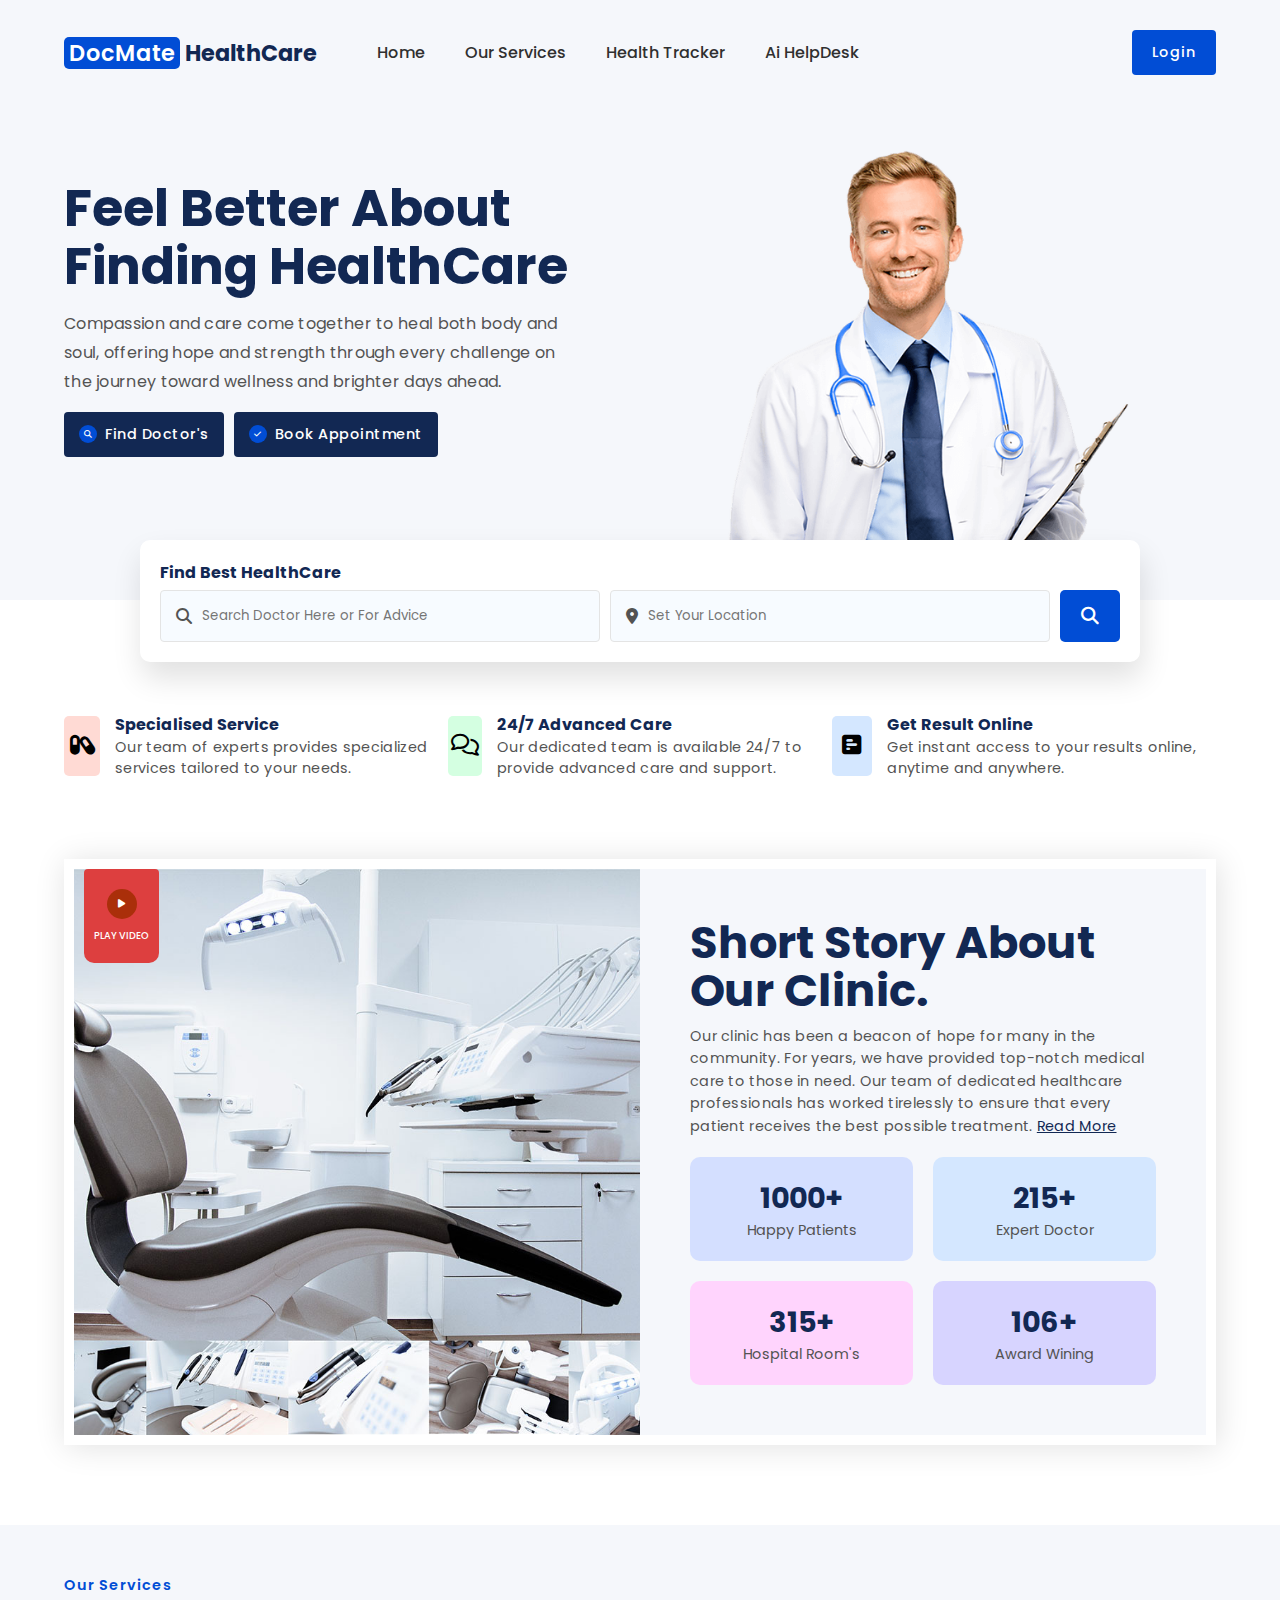
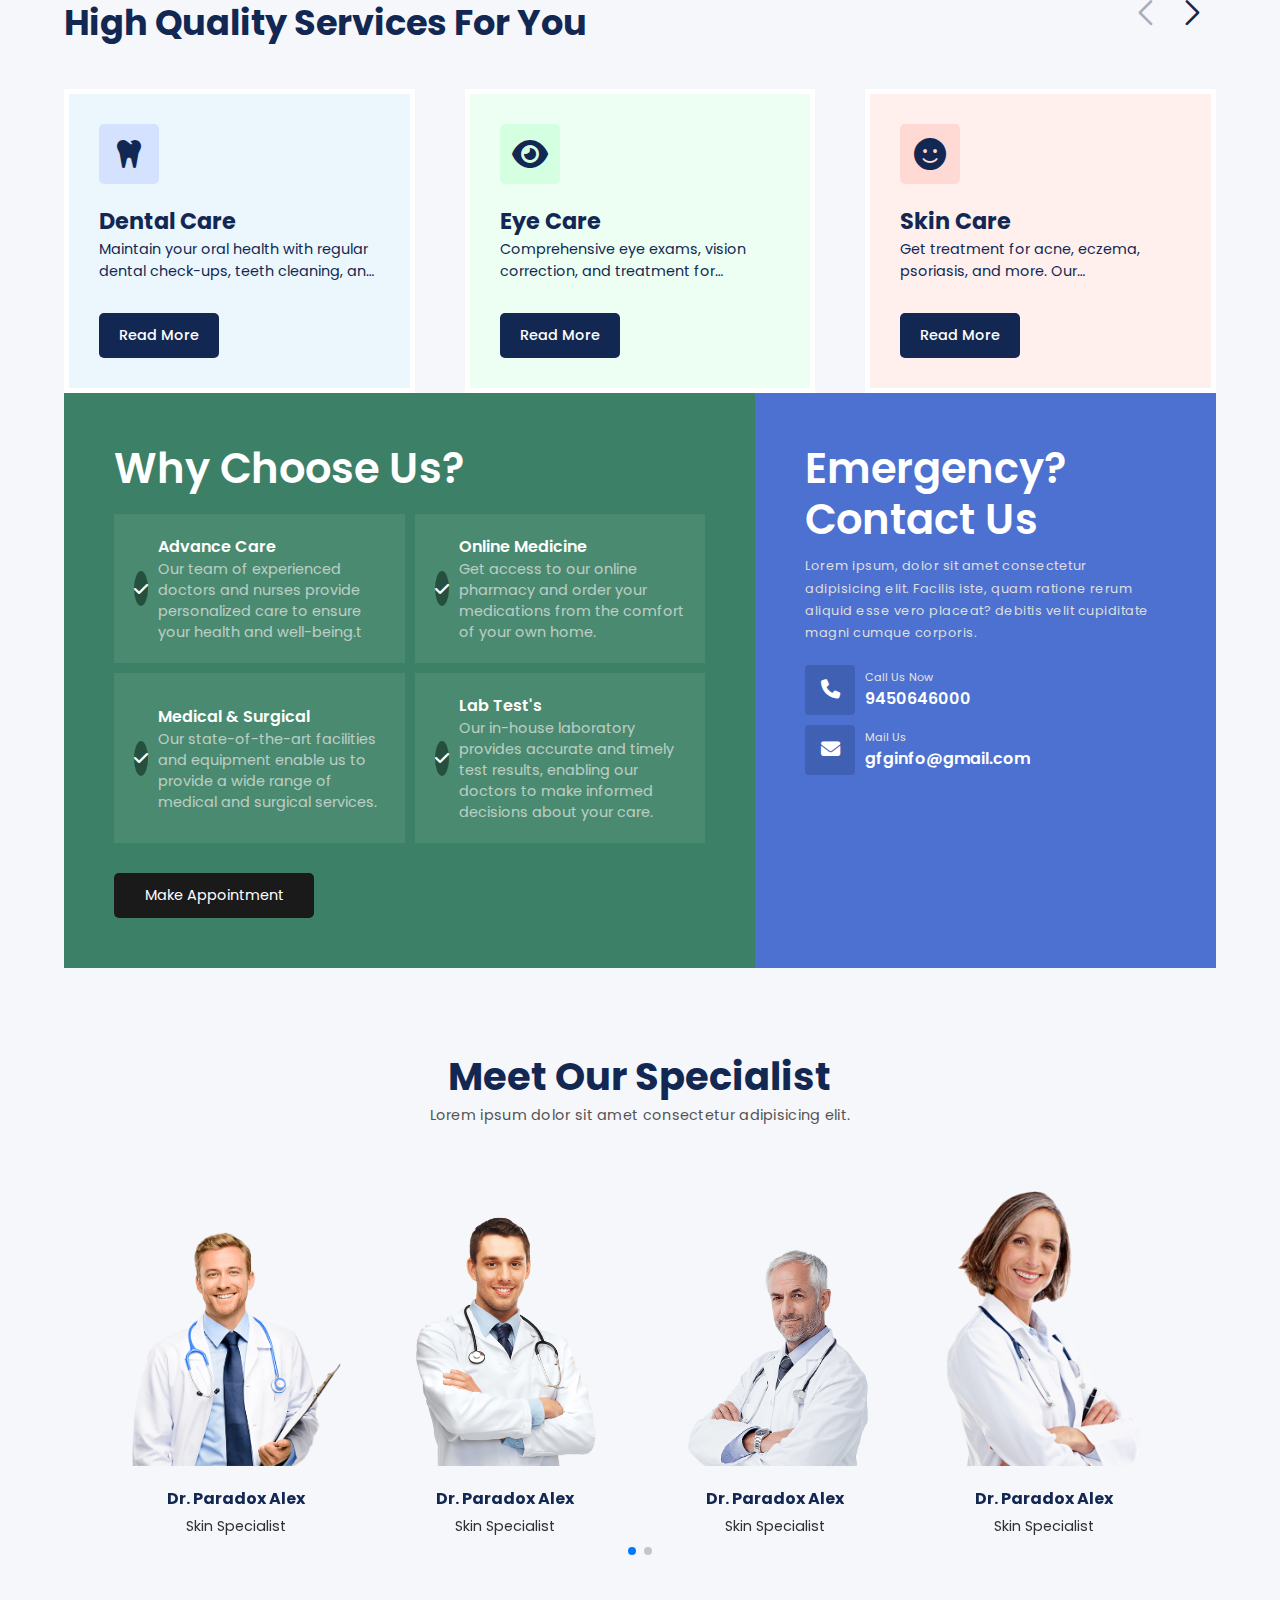
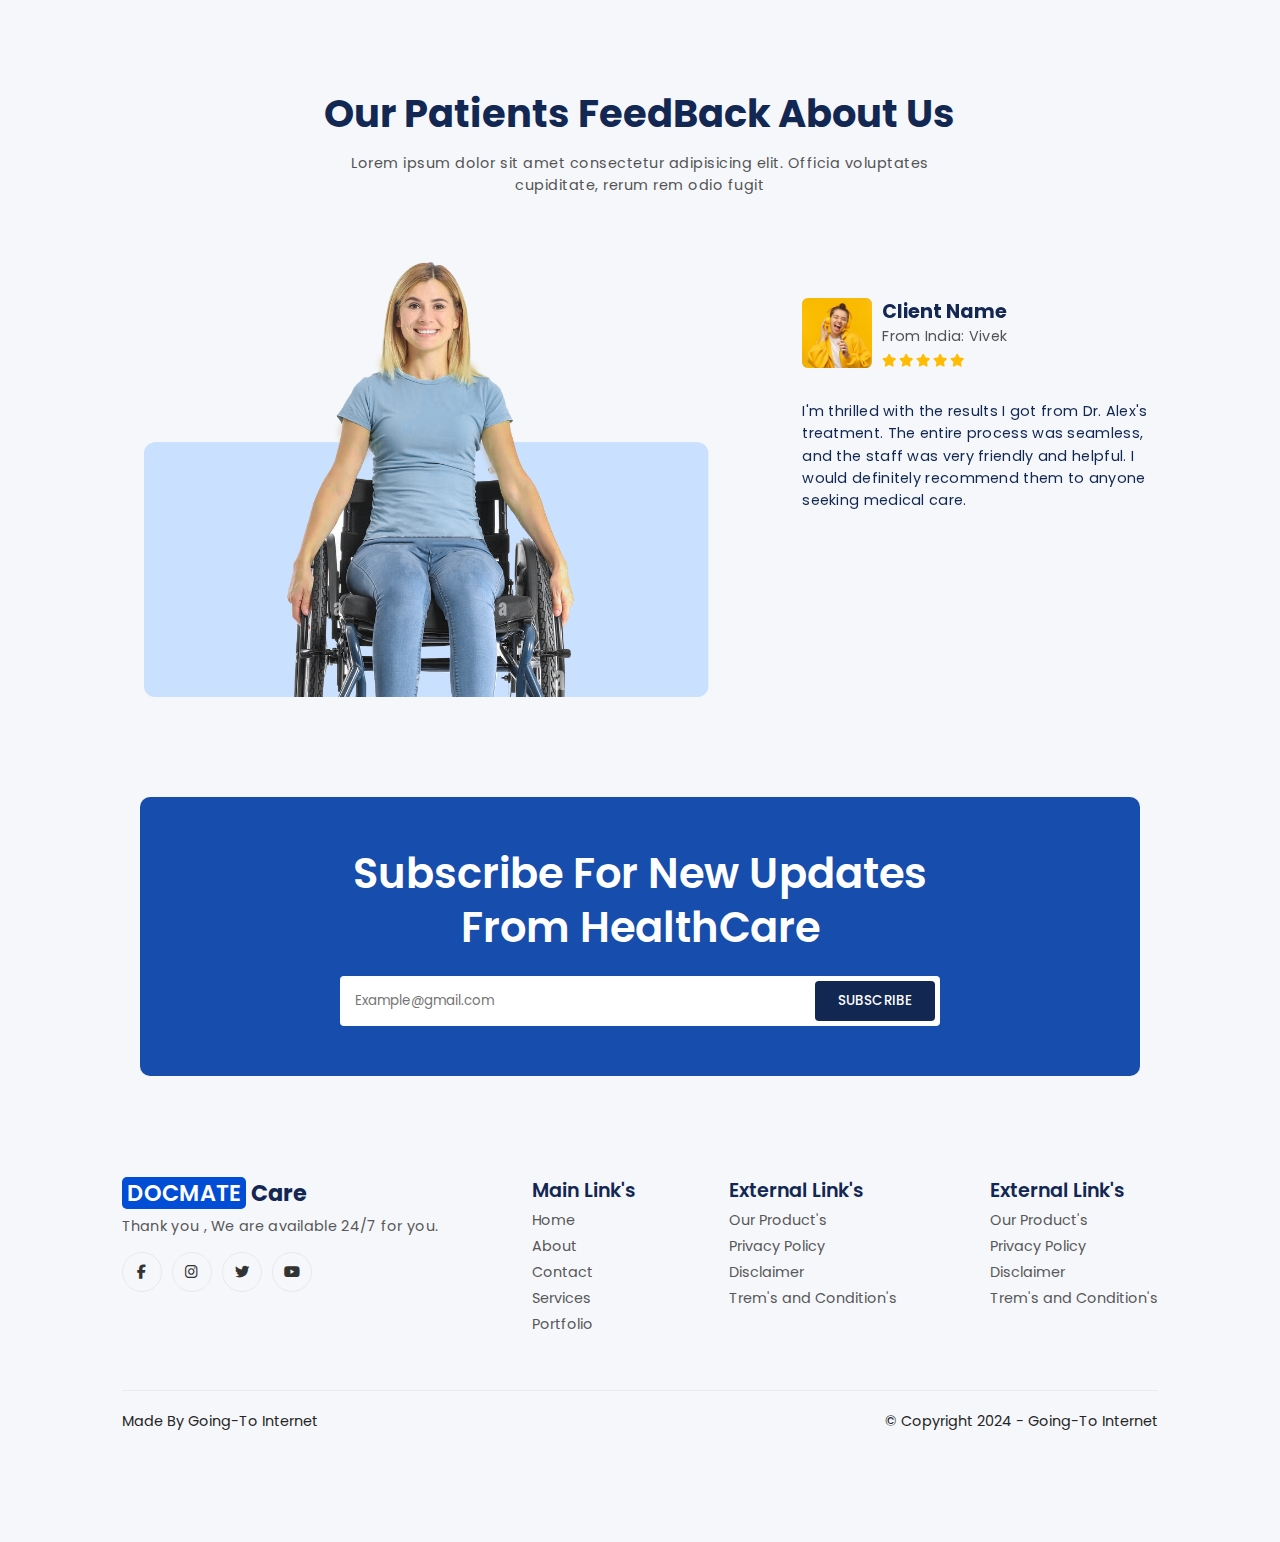
<file: index.html>
<!--DOCTYPE html-->
<html lang="en">
<head>
    <meta charset="UTF-8">
    <meta http-equiv="X-UA-Compatible" content="IE=edge">
    <meta name="viewport" content="width=device-width, initial-scale=1.0">
    <title>Medical Website HTML</title>
    <link rel="shortcut icon" href="fav-icon.png">
    <link rel="stylesheet" href="index.css">
    <link rel="preconnect" href="https://fonts.googleapis.com"><link rel="preconnect" href="https://fonts.gstatic.com" crossorigin><link href="https://fonts.googleapis.com/css2?family=Poppins:ital,wght@0,100;0,200;0,300;0,400;0,500;0,600;0,700;0,800;0,900;1,100;1,200;1,300;1,400;1,500;1,600;1,700;1,800;1,900&display=swap" rel="stylesheet">
    <link rel="stylesheet" href="https://cdnjs.cloudflare.com/ajax/libs/font-awesome/6.2.1/css/all.min.css">
    <link
      rel="stylesheet"
      href="https://cdn.jsdelivr.net/npm/swiper/swiper-bundle.min.css" />
</head>
<body>
    <!--==Hero-Section========================-->
    <section id="hero">
        <!--==navigation====================-->
        <nav class="navigation">
            <!--**menu-btn*****-->
            <input type="checkbox" class="menu-btn" id="menu-btn">
            <label for="menu-btn" class="menu-icon">
                <span class="nav-icon"></span>
            </label>
            <!--**logo*********-->
            <a href="index.html" class="logo"><span>DocMate</span>HealthCare</a>
            <!--**menu*********-->
            <ul class="menu">
                <li><a href="#our-team">Home</a></li>
                <li><a href="our-services.html">Our Services</a></li>
                <!-- <li><a href="#testimonials">Testimonial's</a></li> -->
                <li><a href="HealthTracker.html">Health Tracker</a></li>
                <li><a href="ai.html">Ai HelpDesk</a></li>
            </ul>
            <!--**contact*******-->
            <a href="login.html" class="nav-appointment-btn login-btn">Login</a>

        </nav><!--nav-end-->
        <!--==Content============================-->
        <div class="hero-content">
            <!--**text****************-->
            <div class="hero-text">
                <h1>Feel Better About Finding HealthCare</h1>
                <p>Compassion and care come together to heal both body and soul, offering hope and strength through every challenge on the journey toward wellness and brighter days ahead.</p>

                <div class="hero-text-btns">
                    <a href="doctor.html"><i class="fa-solid fa-magnifying-glass"></i> Find Doctor's</a>
                    <a href="appointment.html"><i class="fa-solid fa-check"></i> Book Appointment</a>
                </div>
            </div>
            <!--**img*****************-->
            <div class="hero-img">
                <img alt="" src="d1.png">
            </div>
        </div>
    </section><!--hero-end-->
    <!--==appointment-search===============================-->
    <div class="appointment-search-container">
        <h3>Find Best HealthCare</h3>
        <form class="appointment-search">
        <!--**doctor-search-box*******-->
        <div class="appo-search-box">
            <i class="fa-solid fa-magnifying-glass"></i>
            <input type="text" placeholder="Search Doctor Here or For Advice">
        </div>
        <!--**set-your-location*******-->
        <div class="appo-search-box">
            <i class="fa-solid fa-location-dot"></i>
            <input type="text" placeholder="Set Your Location">
        </div>
        <!--**btn*********************-->
        <button>
            <i class="fa-solid fa-magnifying-glass"></i>
        </button>
        </form>
    </div>
    <!--==service-info===========================-->
<section class="what-we-provide">
    <!--**box1***********-->
    <div class="w-info-box w-i-box1">
        <!--icon-->
        <div class="w-info-icon">
            <i class="fa-solid fa-capsules"></i>
        </div>
        <!--text-->
        <div class="w-info-text">
            <strong>Specialised Service</strong>
            <p>Our team of experts provides specialized services tailored to your needs.</p>
        </div>
    </div>
    <!--**box2***********-->
    <div class="w-info-box w-i-box2">
        <!--icon-->
        <div class="w-info-icon">
            <i class="fa-regular fa-comments"></i>
        </div>
        <!--text-->
        <div class="w-info-text">
            <strong>24/7 Advanced Care</strong>
            <p>Our dedicated team is available 24/7 to provide advanced care and support.</p>
        </div>
    </div>
    <!--**box3***********-->
    <div class="w-info-box w-i-box3">
        <!--icon-->
        <div class="w-info-icon">
            <i class="fa-solid fa-square-poll-horizontal"></i>
        </div>
        <!--text-->
        <div class="w-info-text">
            <strong>Get Result Online</strong>
            <p>Get instant access to your results online, anytime and anywhere.</p>
        </div>
    </div>

</section><!--end-->
    <!--==Story=============================-->
    <section id="our_story">

        <!--**img**-->
        <div class="our-story-img">
            <img src="story_img.jpg" />
            <a href="#" class="story-play-btn">
                <i class="fa-solid fa-play"></i>
                Play Video
            </a>
        </div>
        <!--**text**-->
        <div class="our-stroy-text">
            <h2>Short Story About Our Clinic.</h2>
            
            <p>Our clinic has been a beacon of hope for many in the community. For years, we have provided top-notch medical care to those in need. Our team of dedicated healthcare professionals has worked tirelessly to ensure that every patient receives the best possible treatment. <a>Read More</a></p>
            <!--numbers-of-happy-patients-->
            <div class="story-numbers-container">
                <!--box-->
                <div class="story-numbers-box s-n-box1">
                    <strong>1000+</strong>
                    <span>Happy Patients</span>
                </div>
                <!--box-->
                <div class="story-numbers-box s-n-box2">
                    <strong>215+</strong>
                    <span>Expert Doctor</span>
                </div>
                <!--box-->
                <div class="story-numbers-box s-n-box3">
                    <strong>315+</strong>
                    <span>Hospital Room's</span>
                </div>
                <!--box-->
                <div class="story-numbers-box s-n-box4">
                    <strong>106+</strong>
                    <span>Award Wining</span>
                </div>
            </div>
        </div>
        
    </section><!--story-end-->
    <!--==Our-Services======================-->
    <section id="our-services">

        <!--**heading********************-->
        <div class="services-heading">
            <!--text-->
            <div class="services-heading-text">
                <strong>Our Services</strong>
                <h2>High Quality Services For You</h2>
            </div>
            <!--btns-->
            <div class="service-slide-btns">
                <div class="swiper-button-prev"></div>
                <div class="swiper-button-next"></div>
            </div>
        </div>

        <!--**container*******************-->
        <div class="services-box-container">

             <!-- Swiper -->
             <div class="swiper mySwiperservices">
                <div class="swiper-wrapper">
                    <!--**Dental Care*******-->
                    <div class="swiper-slide">
                    <!--**box1**-->
                    <div class="service-box s-box1">
                        <!--icon-->
                        <i class="fa-solid fa-tooth"></i>
                        <!--title-->
                        <strong>Dental Care</strong>
                        <!--details-->
                        <p>Maintain your oral health with regular dental check-ups, teeth cleaning, and advanced treatments like root canals and braces. Our specialists ensure pain-free solutions for all your dental needs.</p>
                        <!--read more-->
                        <a href="#">Read More</a>
                    </div>
                    </div><!--slide-end-->
                    <!--**Eye Care*******-->
                    <div class="swiper-slide">
                    <!--**box1**-->
                    <div class="service-box s-box2">
                        <!--icon-->
                        <i class="fa-solid fa-eye"></i>
                        <!--title-->
                        <strong>Eye Care</strong>
                        <!--details-->
                        <p>Comprehensive eye exams, vision correction, and treatment for conditions such as glaucoma, cataracts, and macular degeneration. Our expert ophthalmologists provide personalized care for your vision health.</p>
                        <!--read more-->
                        <a href="#">Read More</a>
                    </div>
                    </div><!--slide-end-->
                    <!--**Skin Care*******-->
                    <div class="swiper-slide">
                    <!--**box1**-->
                    <div class="service-box s-box3">
                        <!--icon-->
                        <i class="fa-solid fa-face-smile"></i>
                        <!--title-->
                        <strong>Skin Care</strong>
                        <!--details-->
                        <p>Get treatment for acne, eczema, psoriasis, and more. Our dermatologists offer advanced skincare solutions, including laser therapy, chemical peels, and anti-aging treatments for all skin types.</p>
                        <!--read more-->
                        <a href="#">Read More</a>
                    </div>
                    </div><!--slide-end-->
                    <!--**Surgical Care*******-->
                    <div class="swiper-slide">
                    <!--**box1**-->
                    <div class="service-box s-box4">
                        <!--icon-->
                        <i class="fa-solid fa-user-doctor"></i>
                        <!--title-->
                        <strong>Surgical Care</strong>
                        <!--details-->
                        <p>Our team of expert surgeons offers a wide range of procedures, from minimally invasive surgeries to complex operations, ensuring safe and effective treatment for your surgical needs.</p>
                        <!--read more-->
                        <a href="#">Read More</a>
                    </div>
                    </div><!--slide-end-->
                </div><!--wrapper-end-->
            </div><!--swiper-end-->
    <!--==Why-choose-us=======================-->
    <section id="why-choose-us">

        <!--**left*****************-->
        <div class="why-choose-us-left">
            <h3>Why Choose Us?</h3>
            <!--==container====-->
            <div class="why-choose-box-container">
                <!--**box**-->
                <div class="why-choose-box">
                    <!--icon-->
                    <i class="fa-solid fa-check"></i>
                    <!--text-->
                    <div class="why-choose-box-text">
                        <strong>Advance Care</strong>
                        <p>Our team of experienced doctors and nurses provide personalized care to ensure your health and well-being.t</p>
                    </div>
                </div>
                <!--**box**-->
                <div class="why-choose-box">
                    <!--icon-->
                    <i class="fa-solid fa-check"></i>
                    <!--text-->
                    <div class="why-choose-box-text">
                        <strong>Online Medicine</strong>
                        <p>Get access to our online pharmacy and order your medications from the comfort of your own home.</p>
                    </div>
                </div>
                <!--**box**-->
                <div class="why-choose-box">
                    <!--icon-->
                    <i class="fa-solid fa-check"></i>
                    <!--text-->
                    <div class="why-choose-box-text">
                        <strong>Medical & Surgical</strong>
                        <p>Our state-of-the-art facilities and equipment enable us to provide a wide range of medical and surgical services.</p>
                    </div>
                </div>
                <!--**box**-->
                <div class="why-choose-box">
                    <!--icon-->
                    <i class="fa-solid fa-check"></i>
                    <!--text-->
                    <div class="why-choose-box-text">
                        <strong>Lab Test's</strong>
                        <p>Our in-house laboratory provides accurate and timely test results, enabling our doctors to make informed decisions about your care.</p>
                    </div>
                </div>
            </div>
            <!--==btn========-->
            <a href="#" class="why-choose-us-btn">Make Appointment</a>
        </div><!--left-end-->

        <!--**right*******************-->
        <div class="why-choose-us-right">
            <h3>Emergency?<br/>
                Contact Us
            </h3>
            <p>Lorem ipsum, dolor sit amet consectetur adipisicing elit. Facilis iste, quam ratione rerum aliquid esse vero placeat? debitis velit cupiditate magni cumque corporis.</p>
            
            <!--==container====-->
            <div class="w-right-contact-container">
                <!--**box**-->
                <div class="w-right-contact-box">
                    <i class="fa-solid fa-phone"></i>
                    <!--text-->
                    <div class="w-right-contact-box-text">
                        <span>Call Us Now</span>
                        <strong>9450646000</strong>
                    </div>
                </div>
                <!--**box**-->
                <div class="w-right-contact-box">
                    <i class="fa-solid fa-envelope"></i>
                    <!--text-->
                    <div class="w-right-contact-box-text">
                        <span>Mail Us</span>
                        <strong>gfginfo@gmail.com</strong>
                    </div>
                </div>
            </div>
        </div><!--right-end-->

    </section><!--end-->
    <!--==Team===========================-->
    <section id="our-team">

        <!--**heading*****************-->
        <div class="our-team-heading">
            <h3>Meet Our Specialist</h3>
            <p>Lorem ipsum dolor sit amet consectetur adipisicing elit.</p>
        </div>
        <!--**team-container***********-->
        <div class="team-box-container">
            <!-- Swiper -->
            <div class="swiper mySwiperteam">
            <div class="swiper-wrapper">
                <!--**1***-->
                <div class="swiper-slide">
                    <!--**box**-->
                    <div class="team-box">
                        <!--img-->
                        <div class="team-img">
                            <img alt="" src="d1.png">
                        </div>
                        <!--text-->
                        <div class="team-text">
                            <strong>Dr. Paradox Alex</strong>
                            <span>Skin Specialist</span>
                        </div>
                    </div>
                </div><!--end-slide-->
                <!--**1***-->
                <div class="swiper-slide">
                    <!--**box**-->
                    <div class="team-box">
                        <!--img-->
                        <div class="team-img">
                            <img alt="" src="d2.png">
                        </div>
                        <!--text-->
                        <div class="team-text">
                            <strong>Dr. Paradox Alex</strong>
                            <span>Skin Specialist</span>
                        </div>
                    </div>
                </div><!--end-slide-->
                <!--**1***-->
                <div class="swiper-slide">
                    <!--**box**-->
                    <div class="team-box">
                        <!--img-->
                        <div class="team-img">
                            <img alt="" src="d3.png">
                        </div>
                        <!--text-->
                        <div class="team-text">
                            <strong>Dr. Paradox Alex</strong>
                            <span>Skin Specialist</span>
                        </div>
                    </div>
                </div><!--end-slide-->
                <!--**1***-->
                <div class="swiper-slide">
                    <!--**box**-->
                    <div class="team-box">
                        <!--img-->
                        <div class="team-img">
                            <img alt="" src="d4.png">
                        </div>
                        <!--text-->
                        <div class="team-text">
                            <strong>Dr. Paradox Alex</strong>
                            <span>Skin Specialist</span>
                        </div>
                    </div>
                </div><!--end-slide-->
                <!--**1***-->
                <div class="swiper-slide">
                    <!--**box**-->
                    <div class="team-box">
                        <!--img-->
                        <div class="team-img">
                            <img alt="" src="d5.png">
                        </div>
                        <!--text-->
                        <div class="team-text">
                            <strong>Dr. Paradox Alex</strong>
                            <span>Skin Specialist</span>
                        </div>
                    </div>
                </div><!--end-slide-->
            </div><!--wrapper-end-->
            <div class="swiper-pagination"></div>
            </div><!--swiper-end-->        
        </div>

    </section><!--team-end-->
<!--==Testimonials============================-->
    <section id="testimonials">

        <!--**heading****************-->
        <div class="testimonials-heading">
            <h3>Our Patients FeedBack About Us</h3>
            <p>Lorem ipsum dolor sit amet consectetur adipisicing elit. Officia voluptates cupiditate, rerum rem odio fugit</p>
        </div>
        <!--**testimonials-Content****-->
        <div class="testimonials-content">

            <!--**img************-->
            <div class="testimonials-img">
                <img alt="" src="testimonials-img.png">
            </div>

            <!--**box-container**-->
            <div class="testimonials-box-container">

            <!-- Swiper -->
            <div class="swiper mySwipertesti">
            <div class="swiper-wrapper">
                <!--**1***********-->
                <div class="swiper-slide">
                <!--**box**-->
                <div class="testimonials-box">
                    <!--profile-->
                    <div class="t-profile">
                        <!--img-->
                        <div class="t-profile-img">
                            <img alt="" src="t1.jpg">
                        </div>
            <!--**2***********-->
            <div class="swiper-slide">
                <!--**box**-->
                <div class="testimonials-box">
                    <!--profile-->
                    <div class="t-profile">
                        <!--img-->
                        <div class="t-profile-img">
                            <img alt="" src="t1.jpg">
                        </div>
                        <!--text-->
                        <div class="t-profile-text">
                            <strong>Client Name</strong>
                            <span>From India: Vivek</span>
                            <div class="t-rating">
                                <i class="fa-solid fa-star"></i>
                                <i class="fa-solid fa-star"></i>
                                <i class="fa-solid fa-star"></i>
                                <i class="fa-solid fa-star"></i>
                                <i class="fa-solid fa-star"></i>
                            </div>
                        </div>
                    </div>
                    <!--feedback-->
                    <p>I'm thrilled with the results I got from Dr. Alex's treatment. The entire process was seamless, and the staff was very friendly and helpful. I would definitely recommend them to anyone seeking medical care.</p>
                </div><!--box-end-->
            </div><!--slide-end-->

           
            </div><!--wrapper-end-->
            <div class="swiper-pagination"></div>
            </div><!--swiper-end-->

            </div><!--container-end-->
        
        </div><!--content-end-->

    </section><!--testimonials-end-->
    <!--==Subscribe===========================-->
    <section id="subscribe">
        <h3>Subscribe For New Updates From HealthCare</h3>
        <!--subcribe-box-->
        <form class="subscribe-box">
            <input type="email" placeholder="Example@gmail.com">
            <button>Subscribe</button>
        </form>
    </section><!--end-->
    <footer>
        <div class="footer-container">
            <!--**comoany-box**-->
            <div class="footer-company-box">
                <!--logo-->
                <a href="#" class="logo"><span>DOCMATE</span>Care</a>
                <!--details-->
                <p>Thank you , We are available 24/7 for you.</p>
                <!--social-box-->
                <div class="footer-social">
                    <a href="#"><i class="fa-brands fa-facebook-f"></i></a>
                    <a href="#"><i class="fa-brands fa-instagram"></i></a>
                    <a href="#"><i class="fa-brands fa-twitter"></i></a>
                    <a href="#"><i class="fa-brands fa-youtube"></i></a>
                </div>
            </div>
            <!--**link-box***-->
            <div class="footer-link-box">
                <strong>Main Link's</strong>
                <ul>
                    <li><a href="#">Home</a></li>
                    <li><a href="#">About</a></li>
                    <li><a href="#">Contact</a></li>
                    <li><a href="#">Services</a></li>
                    <li><a href="#">Portfolio</a></li>
                </ul>
            </div>
            <!--**link-box***-->
            <div class="footer-link-box">
                <strong>External Link's</strong>
                <ul>
                    <li><a href="#">Our Product's</a></li>
                    <li><a href="#">Privacy Policy</a></li>
                    <li><a href="#">Disclaimer</a></li>
                    <li><a href="#">Trem's and Condition's</a></li>
                </ul>
            </div>
            <!--**link-box***-->
            <div class="footer-link-box">
                <strong>External Link's</strong>
                <ul>
                    <li><a href="#">Our Product's</a></li>
                    <li><a href="#">Privacy Policy</a></li>
                    <li><a href="#">Disclaimer</a></li>
                    <li><a href="#">Trem's and Condition's</a></li>
                </ul>
            </div>  
        </div>

        <!--**bottom**********************-->
        <div class="footer-bottom">
            <span class="footer-owner">Made By Going-To Internet</span>
            <span class="copyright">&#169; Copyright 2024 -  Going-To Internet</span>
        </div>
    </footer>
    <!-- Swiper JS -->
    <script src="https://cdn.jsdelivr.net/npm/swiper/swiper-bundle.min.js"></script>

    <!-- Initialize Swiper -->
    <script>
    /*-services--*/
    var swiper = new Swiper(".mySwiperservices", {
        slidesPerView: 1,
        spaceBetween: 10,
        navigation: {
          nextEl: ".swiper-button-next",
          prevEl: ".swiper-button-prev",
        },
        breakpoints: {
          700: {
            slidesPerView: 2,
            spaceBetween: 40,
          },
          1024: {
            slidesPerView: 3,
            spaceBetween: 50,
          },
        },
      });
    /*--team--*/
    var swiper = new Swiper(".mySwiperteam", {
        slidesPerView: 1,
        spaceBetween: 10,
        pagination: {
          el: ".swiper-pagination",
          clickable: true,
        },
        breakpoints: {
          560: {
            slidesPerView: 2,
            spaceBetween: 20,
          },
          950: {
            slidesPerView: 3,
            spaceBetween: 40,
          },
          1250: {
            slidesPerView: 4,
            spaceBetween: 40,
          },
        },
      });
    /*--testimonials--*/
      var swiper = new Swiper(".mySwipertesti", {
        pagination: {
          el: ".swiper-pagination",
        },
      });
    </script>
</body>
</html>
</file>
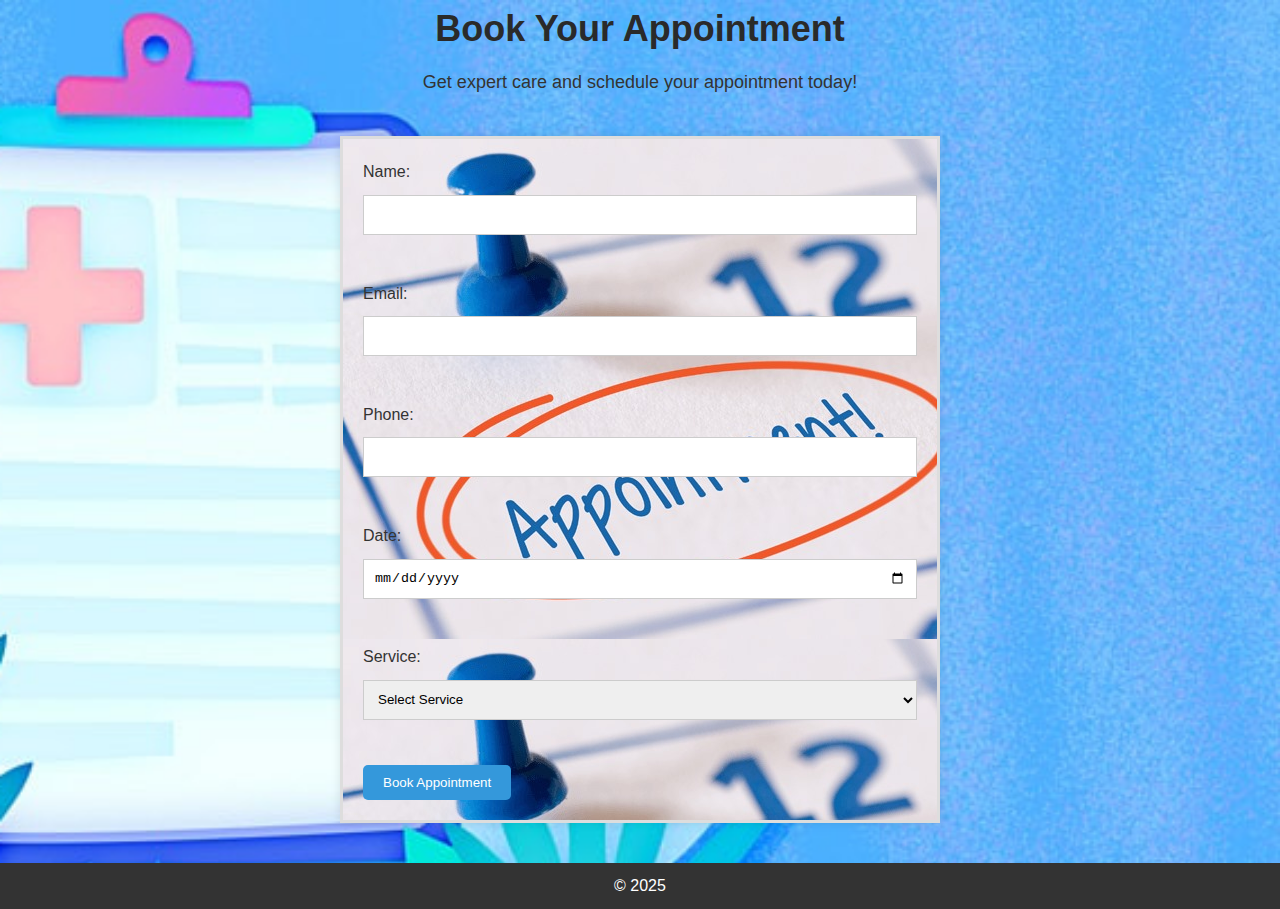
<file: appointment.html>
<!DOCTYPE html>
<html lang="en">
<head>
    <meta charset="UTF-8">
    <meta name="viewport" content="width=device-width, initial-scale=1.0">
    <title>Appointment Page</title>
    <link rel="stylesheet" href="appointment.css">
</head>
<body>

    <!-- Hero Section -->
    <section class="hero">
        <h1>Book Your Appointment</h1>
        <p>Get expert care and schedule your appointment today!</p>
    </section>

    <!-- Appointment Form Section -->
    <section class="appointment-form">
        <form id="appointment-form">
            <label for="name">Name:</label>
            <input type="text" id="name" name="name" required><br><br>

            <label for="email">Email:</label>
            <input type="email" id="email" name="email" required><br><br>

            <label for="phone">Phone:</label>
            <input type="tel" id="phone" name="phone" required><br><br>

            <label for="date">Date:</label>
            <input type="date" id="date" name="date" required><br><br>

            <label for="service">Service:</label>
            <select id="service" name="service" required>
                <option value="">Select Service</option>
                <option value="Gen Medicine">Gen Medicine</option>
                <option value="Gastro">Gastro</option>
                <option value="Gynaecology">Gynaecology</option>
                <option value="ENT">ENT</option>
                <option value="Pulmonary">Pulmonary</option>
                <option value="Cardiology">Cardiology</option>
                <option value="Urology">Urology</option>
                <option value="Dermatology">Dermatology</option>
                <option value="Neuro">Neuro</option>
            </select><br><br>

            <input type="submit" value="Book Appointment">
        </form>
    </section>

    <!-- Footer Section -->
    <footer>
        <p>&copy; 2025</p>
    </footer>

    <script>
        const appointmentForm = document.getElementById('appointment-form');
        appointmentForm.addEventListener('submit', (e) => {
            e.preventDefault();

            const name = document.getElementById('name').value;
            const email = document.getElementById('email').value;
            const phone = document.getElementById('phone').value;
            const date = document.getElementById('date').value;
            const service = document.getElementById('service').value;

            const appointmentData = {
                name: name,
                email: email,
                phone: phone,
                date: date,
                service: service
            };

            fetch('https://backend-docmate.onrender.com/appointments', {
    method: 'POST',
    headers: {
        'Content-Type': 'application/json'
    },
    body: JSON.stringify(appointmentData)
})

            .then(response => {
                if (response.ok) {
                    // Success message
                    alert("Appointment booked successfully! Redirecting to payment...");

                    // Redirect after 3 seconds
                    setTimeout(() => {
                        window.location.href = 'pay.html';
                    }, 3000); // 3 seconds delay
                } else {
                    alert("Failed to book appointment.");
                }
            })
            .catch(error => {
                console.error("Error:", error);
                alert("Error connecting to server.");
            });
        });
    </script>

</body>
</html>
</file>
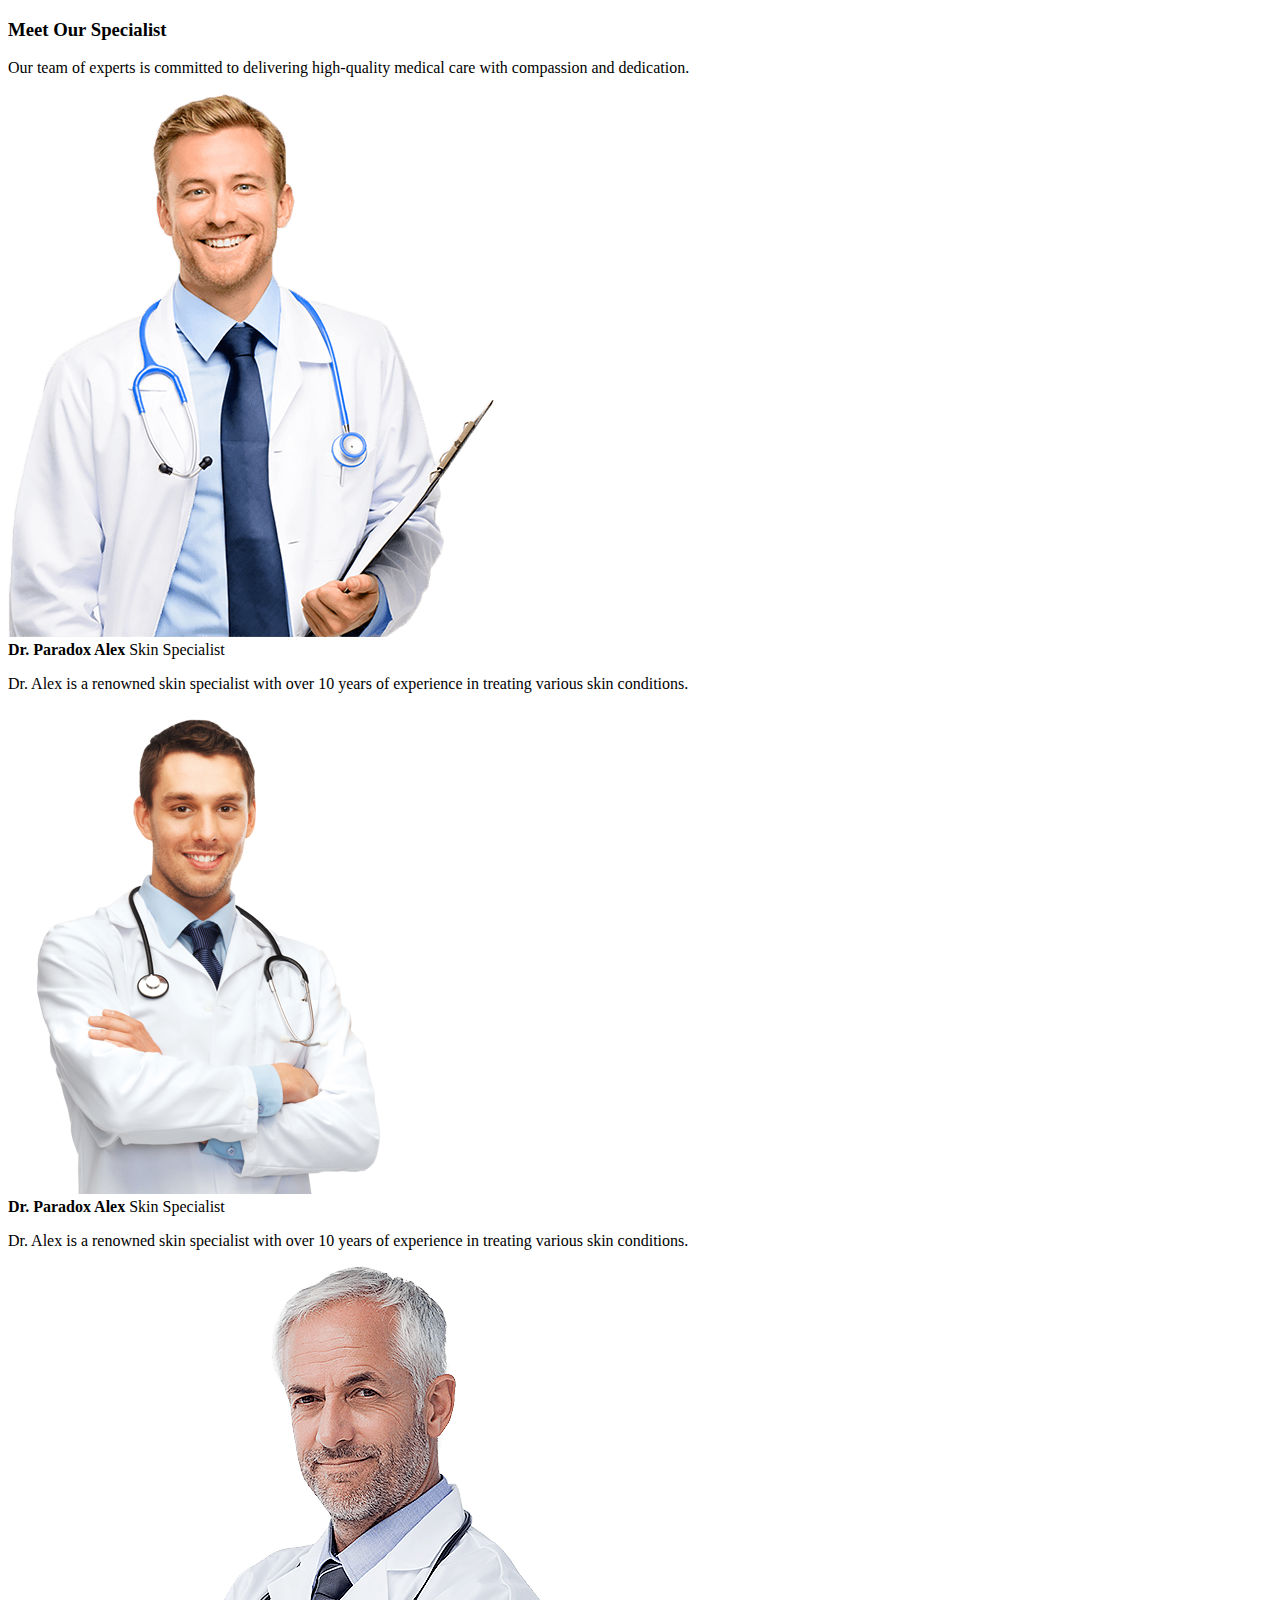
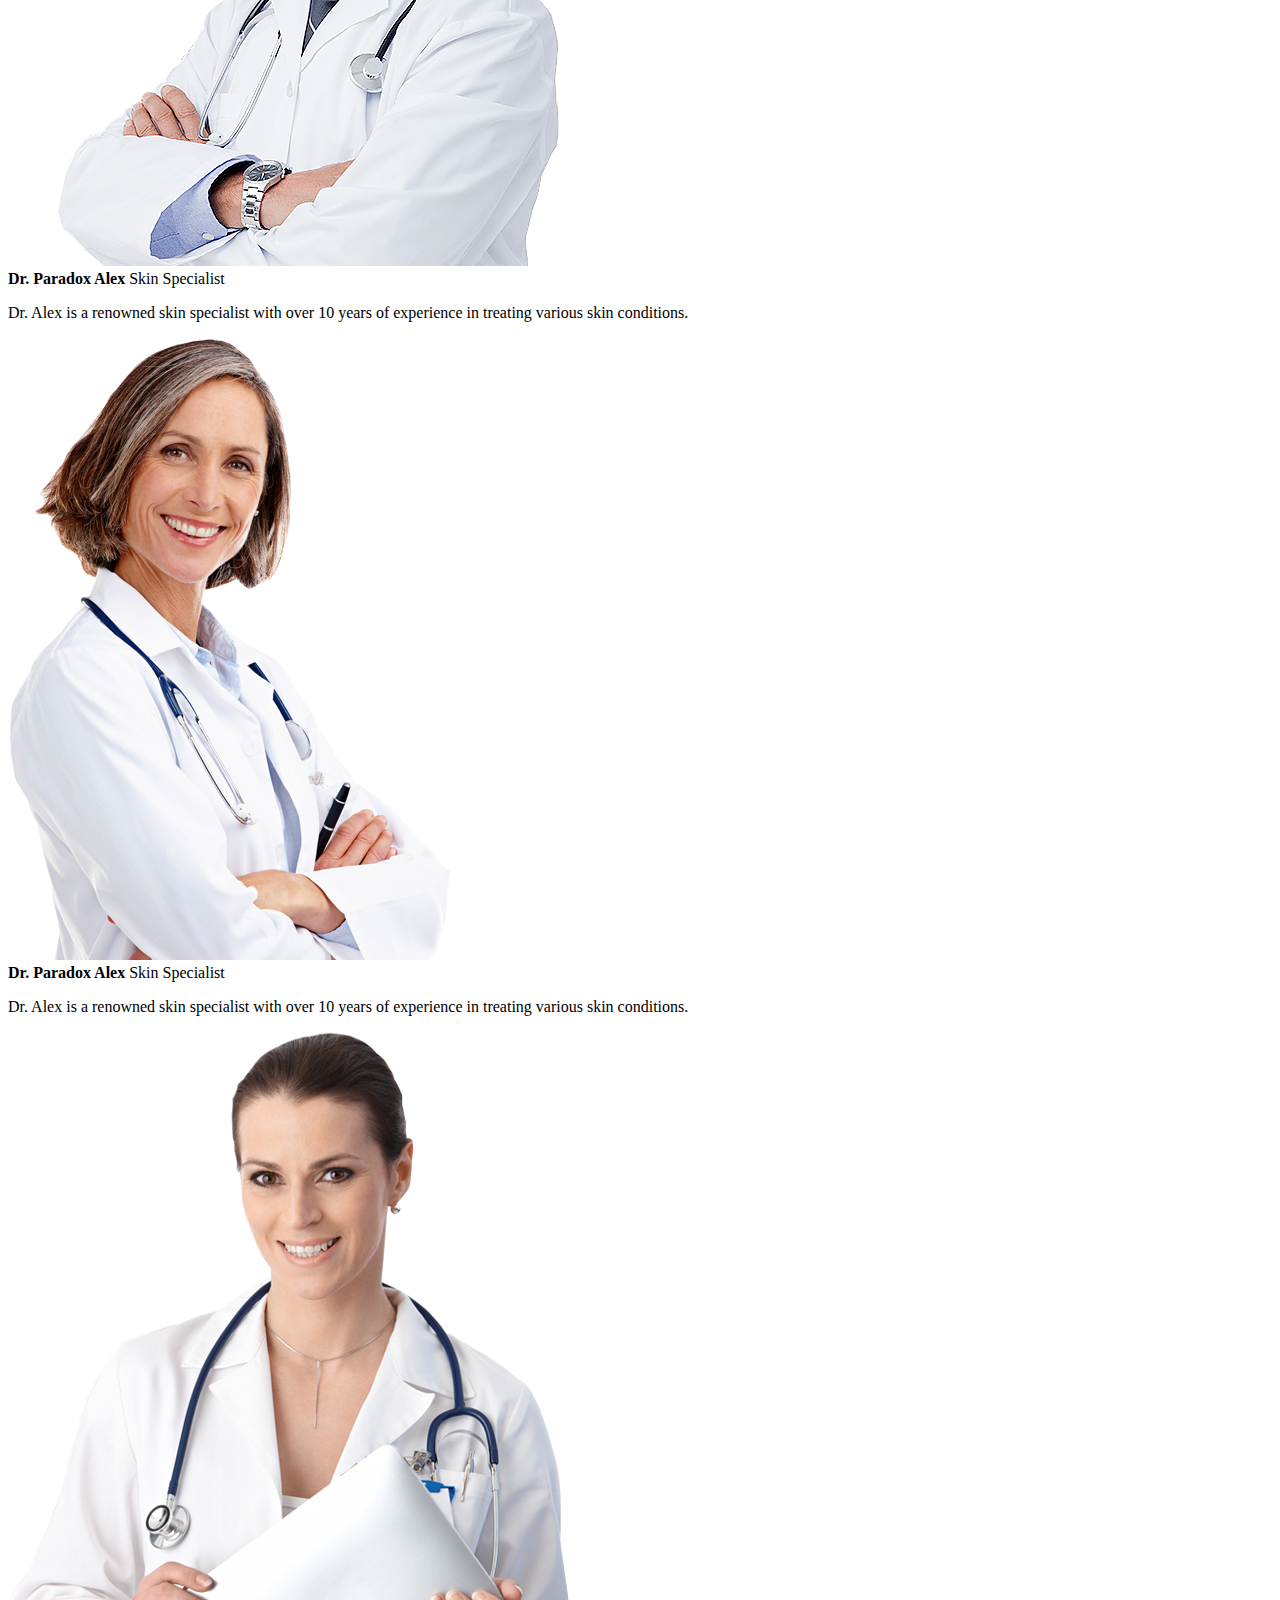
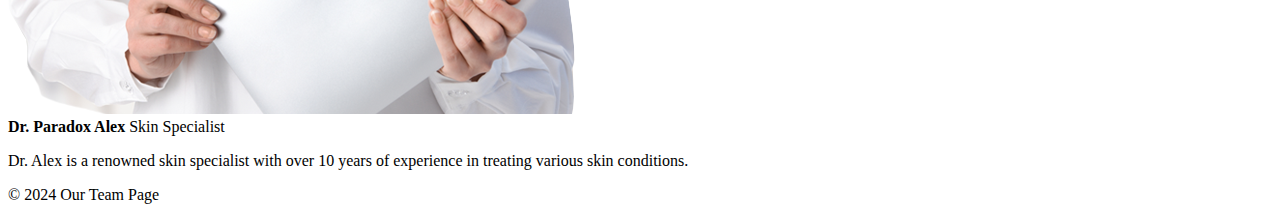
<file: doctor.html>
<!-- Our Team Page -->
<!DOCTYPE html>
<html lang="en">
<head>
    <meta charset="UTF-8">
    <meta name="viewport" content="width=device-width, initial-scale=1.0">
    <title>Our Team</title>
    <link rel="stylesheet" href=""> <!-- link to your stylesheet -->
</head>
<body>
    

  
    <!-- Our Team Section -->
    <section id="our-team">
        <!--**heading*****************-->
        <div class="our-team-heading">
            <h3>Meet Our Specialist</h3>
            <p>Our team of experts is committed to delivering high-quality medical care with compassion and dedication.</p>
        </div>

        <!--**team-container***********-->
        <div class="team-box-container">
            <!-- Swiper -->
            <div class="swiper mySwiperteam">
                <div class="swiper-wrapper">
                    <!--**1***-->
                    <div class="swiper-slide">
                        <!--**box**-->
                        <div class="team-box">
                            <!--img-->
                            <div class="team-img">
                                <img alt="" src="d1.png">
                            </div>
                            <!--text-->
                            <div class="team-text">
                                <strong>Dr. Paradox Alex</strong>
                                <span>Skin Specialist</span>
                                <p>Dr. Alex is a renowned skin specialist with over 10 years of experience in treating various skin conditions.</p>
                            </div>
                        </div>
                    </div><!--end-slide-->
                    <!--**1***-->
                    <div class="swiper-slide">
                        <!--**box**-->
                        <div class="team-box">
                            <!--img-->
                            <div class="team-img">
                                <img alt="" src="d2.png">
                            </div>
                            <!--text-->
                            <div class="team-text">
                                <strong>Dr. Paradox Alex</strong>
                                <span>Skin Specialist</span>
                                <p>Dr. Alex is a renowned skin specialist with over 10 years of experience in treating various skin conditions.</p>
                            </div>
                        </div>
                    </div><!--end-slide-->
                    <!--**1***-->
                    <div class="swiper-slide">
                        <!--**box**-->
                        <div class="team-box">
                            <!--img-->
                            <div class="team-img">
                                <img alt="" src="d3.png">
                            </div>
                            <!--text-->
                            <div class="team-text">
                                <strong>Dr. Paradox Alex</strong>
                                <span>Skin Specialist</span>
                                <p>Dr. Alex is a renowned skin specialist with over 10 years of experience in treating various skin conditions.</p>
                            </div>
                        </div>
                    </div><!--end-slide-->
                    <!--**1***-->
                    <div class="swiper-slide">
                        <!--**box**-->
                        <div class="team-box">
                            <!--img-->
                            <div class="team-img">
                                <img alt="" src="d4.png">
                            </div>
                            <!--text-->
                            <div class="team-text">
                                <strong>Dr. Paradox Alex</strong>
                                <span>Skin Specialist</span>
                                <p>Dr. Alex is a renowned skin specialist with over 10 years of experience in treating various skin conditions.</p>
                            </div>
                        </div>
                    </div><!--end-slide-->
                    <!--**1***-->
                    <div class="swiper-slide">
                        <!--**box**-->
                        <div class="team-box">
                            <!--img-->
                            <div class="team-img">
                                <img alt="" src="d5.png">
                            </div>
                            <!--text-->
                            <div class="team-text">
                                <strong>Dr. Paradox Alex</strong>
                                <span>Skin Specialist</span>
                                <p>Dr. Alex is a renowned skin specialist with over 10 years of experience in treating various skin conditions.</p>
                            </div>
                        </div>
                    </div><!--end-slide-->
                </div><!--wrapper-end-->
                <div class="swiper-pagination"></div>
            </div><!--swiper-end-->
        </div>
    </section>

    <!-- Footer Section -->
    <footer>
        <p>&copy; 2024 Our Team Page</p>
    </footer>

</body>
</html>
</file>
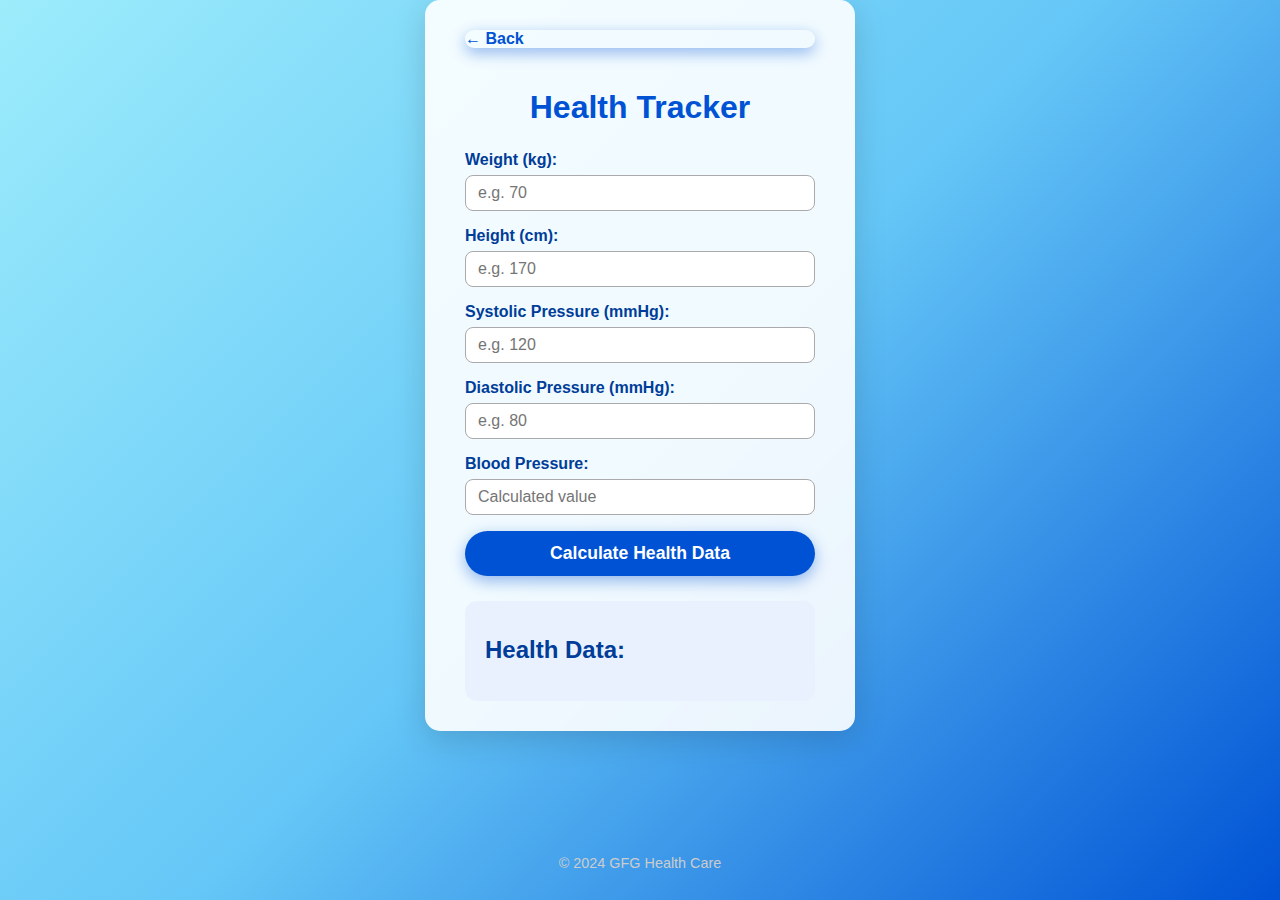
<file: HealthTracker.html>
<!DOCTYPE html> 
<html lang="en">
<head>
  <meta charset="UTF-8" />
  <meta name="viewport" content="width=device-width, initial-scale=1" />
  <title>Health Tracker</title>
  <style>
    body {
      font-family: 'Segoe UI', Tahoma, Geneva, Verdana, sans-serif;
      background: linear-gradient(135deg, #9CECFB, #65C7F7, #0052D4);
      color: #222;
      margin: 0;
      padding: 0;
      display: flex;
      flex-direction: column;
      min-height: 100vh;
      align-items: center;
      justify-content: center;
    }
    main {
      background: rgba(255, 255, 255, 0.9);
      border-radius: 15px;
      box-shadow: 0 8px 32px rgba(0,0,0,0.15);
      padding: 30px 40px;
      width: 350px;
      max-width: 90vw;
    }
    h1 {
      margin-bottom: 25px;
      text-align: center;
      color: #0052D4;
    }
    form label {
      font-weight: 600;
      display: block;
      margin-bottom: 6px;
      color: #003d99;
    }
    form input[type="number"],
    form input[type="text"] {
      width: 100%;
      padding: 8px 12px;
      margin-bottom: 16px;
      border-radius: 8px;
      border: 1px solid #aaa;
      font-size: 1rem;
      box-sizing: border-box;
      transition: border-color 0.3s ease;
    }
    form input[type="number"]:focus,
    form input[type="text"]:focus {
      border-color: #0052D4;
      outline: none;
    }
    button {
      width: 100%;
      padding: 12px 0;
      background-color: #0052D4;
      color: white;
      border: none;
      border-radius: 25px;
      font-size: 1.1rem;
      font-weight: 700;
      cursor: pointer;
      box-shadow: 0 5px 15px rgba(0, 82, 212, 0.4);
      transition: background-color 0.3s ease;
    }
    button:hover {
      background-color: #003d99;
    }
    #health-data {
      margin-top: 25px;
      background: #e9f1ff;
      border-radius: 12px;
      padding: 15px 20px;
      color: #003d99;
      font-weight: 600;
      min-height: 70px;
    }
    #back-btn {
      background-color: transparent;
      border: none;
      color: #0052d4;
      font-weight: 700;
      font-size: 1rem;
      cursor: pointer;
      margin-bottom: 20px;
      padding: 0;
      transition: color 0.3s ease;
      text-align: left;
      width: 100%;
    }
    #back-btn:hover {
      color: #003d99;
      text-decoration: underline;
    }
    footer {
      margin-top: auto;
      padding: 15px;
      text-align: center;
      font-size: 0.9rem;
      color: #ccc;
    }
  </style>
</head>
<body>
  <main>
    <button id="back-btn" onclick="goBack()" title="Go back to Home">← Back</button>

    <section id="health-tracker">
      <h1>Health Tracker</h1>
      <form>
        <label for="weight">Weight (kg):</label>
        <input type="number" id="weight" name="weight" min="1" step="0.1" placeholder="e.g. 70"><br>

        <label for="height">Height (cm):</label>
        <input type="number" id="height" name="height" min="30" step="0.1" placeholder="e.g. 170"><br>

        <label for="systolic">Systolic Pressure (mmHg):</label>
        <input type="number" id="systolic" name="systolic" min="50" placeholder="e.g. 120"><br>

        <label for="diastolic">Diastolic Pressure (mmHg):</label>
        <input type="number" id="diastolic" name="diastolic" min="30" placeholder="e.g. 80"><br>

        <label for="blood-pressure">Blood Pressure:</label>
        <input type="text" id="blood-pressure" name="blood-pressure" readonly placeholder="Calculated value"><br>

        <button type="button" onclick="calculateHealthData()">Calculate Health Data</button>
      </form>

      <div id="health-data">
        <h2>Health Data:</h2>
        <p id="bmi-category"></p>
        <p id="blood-pressure-category"></p>
        <p id="health-status"></p>
      </div>
    </section>
  </main>

  <footer>
    <p>&copy; 2024 GFG Health Care</p>
  </footer>

  <script>
    function goBack() {
      window.location.href = "index.html";
    }

    function calculateHealthData() {
      const weight = parseFloat(document.getElementById("weight").value);
      const height = parseFloat(document.getElementById("height").value);
      const systolic = parseInt(document.getElementById("systolic").value);
      const diastolic = parseInt(document.getElementById("diastolic").value);
      const bloodPressureInput = document.getElementById("blood-pressure");

      if (!weight || !height || !systolic || !diastolic) {
        alert("Please fill in all fields with valid numbers.");
        return;
      }

      // Calculate BMI
      const heightInMeters = height / 100;
      const bmi = weight / (heightInMeters * heightInMeters);
      const bmiRounded = bmi.toFixed(1);
      bloodPressureInput.value = `${systolic}/${diastolic} mmHg`;

      // BMI category
      let bmiCategory = "";
      if (bmi < 18.5) bmiCategory = "Underweight";
      else if (bmi >= 18.5 && bmi < 24.9) bmiCategory = "Normal weight";
      else if (bmi >= 25 && bmi < 29.9) bmiCategory = "Overweight";
      else bmiCategory = "Obese";

      // Blood pressure category
      let bpCategory = "";
      if (systolic < 120 && diastolic < 80) bpCategory = "Normal blood pressure";
      else if (systolic < 130 && diastolic < 80) bpCategory = "Elevated blood pressure";
      else if (systolic < 140 || diastolic < 90) bpCategory = "High blood pressure (Stage 1)";
      else if (systolic >= 140 || diastolic >= 90) bpCategory = "High blood pressure (Stage 2)";
      else bpCategory = "Consult your doctor";

      // Health status message
      let healthStatus = "";
      if (bmiCategory === "Normal weight" && bpCategory === "Normal blood pressure") {
        healthStatus = "You are in good health. Keep it up!";
      } else {
        healthStatus = "Consider consulting your healthcare provider for advice.";
      }

      // Display results
      document.getElementById("bmi-category").innerText = `BMI: ${bmiRounded} (${bmiCategory})`;
      document.getElementById("blood-pressure-category").innerText = `Blood Pressure Status: ${bpCategory}`;
      document.getElementById("health-status").innerText = healthStatus;
    }
  </script>
</body>
</html>
</file>
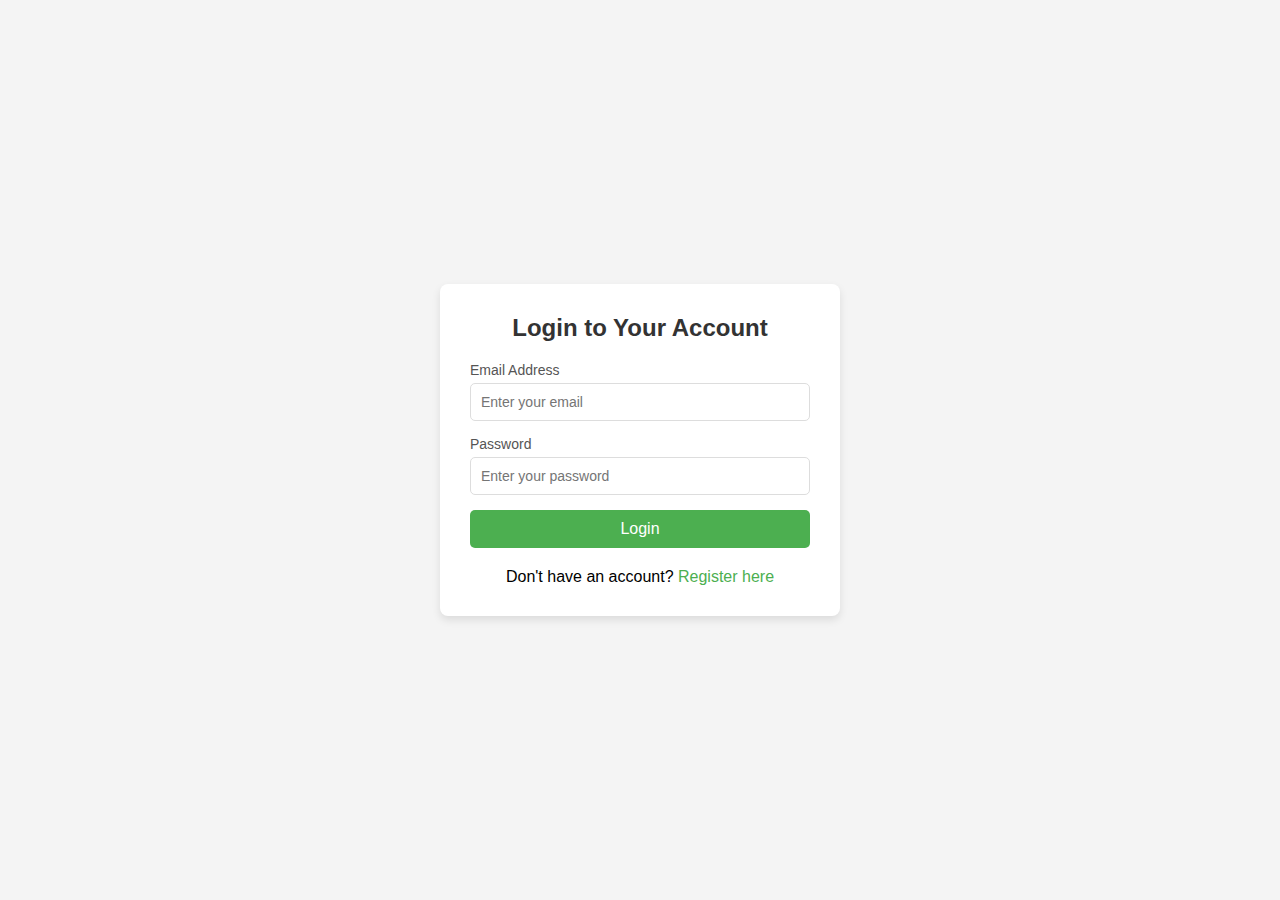
<file: login.html>
<!DOCTYPE html>
<html lang="en">
<head>
    <meta charset="UTF-8">
    <meta name="viewport" content="width=device-width, initial-scale=1.0">
    <title>Login</title>
    <style>
        /* General Styles */
        * {
            margin: 0;
            padding: 0;
            box-sizing: border-box;
        }

        body {
            font-family: Arial, sans-serif;
            background-color: #f4f4f4;
            display: flex;
            justify-content: center;
            align-items: center;
            height: 100vh;
        }

        .login-container {
            background-color: white;
            padding: 30px;
            border-radius: 8px;
            box-shadow: 0 4px 8px rgba(0, 0, 0, 0.1);
            width: 100%;
            max-width: 400px;
        }

        h2 {
            text-align: center;
            color: #333;
            margin-bottom: 20px;
        }

        .form-group {
            margin-bottom: 15px;
        }

        label {
            display: block;
            color: #555;
            font-size: 14px;
            margin-bottom: 5px;
        }

        input[type="email"],
        input[type="password"] {
            width: 100%;
            padding: 10px;
            border: 1px solid #ddd;
            border-radius: 5px;
            font-size: 14px;
        }

        input[type="email"]:focus,
        input[type="password"]:focus {
            border-color: #4CAF50;
            outline: none;
        }

        .submit-btn {
            width: 100%;
            padding: 10px;
            background-color: #4CAF50;
            color: white;
            border: none;
            border-radius: 5px;
            font-size: 16px;
            cursor: pointer;
        }

        .submit-btn:hover {
            background-color: #45a049;
        }

        p {
            text-align: center;
            margin-top: 20px;
        }

        p a {
            color: #4CAF50;
            text-decoration: none;
        }

        p a:hover {
            text-decoration: underline;
        }
    </style>
</head>
<body>
    <div class="login-container">
        <h2>Login to Your Account</h2>
        <form action="submit_login.php" method="POST">
            <div class="form-group">
                <label for="email">Email Address</label>
                <input type="email" id="email" name="email" placeholder="Enter your email" required>
            </div>
            <div class="form-group">
                <label for="password">Password</label>
                <input type="password" id="password" name="password" placeholder="Enter your password" required>
            </div>
            <div class="form-group">
                <button type="submit" class="submit-btn">Login</button>
            </div>
        </form>
        <p>Don't have an account? <a href="registration.html">Register here</a></p>
    </div>
</body>
</html>
</file>
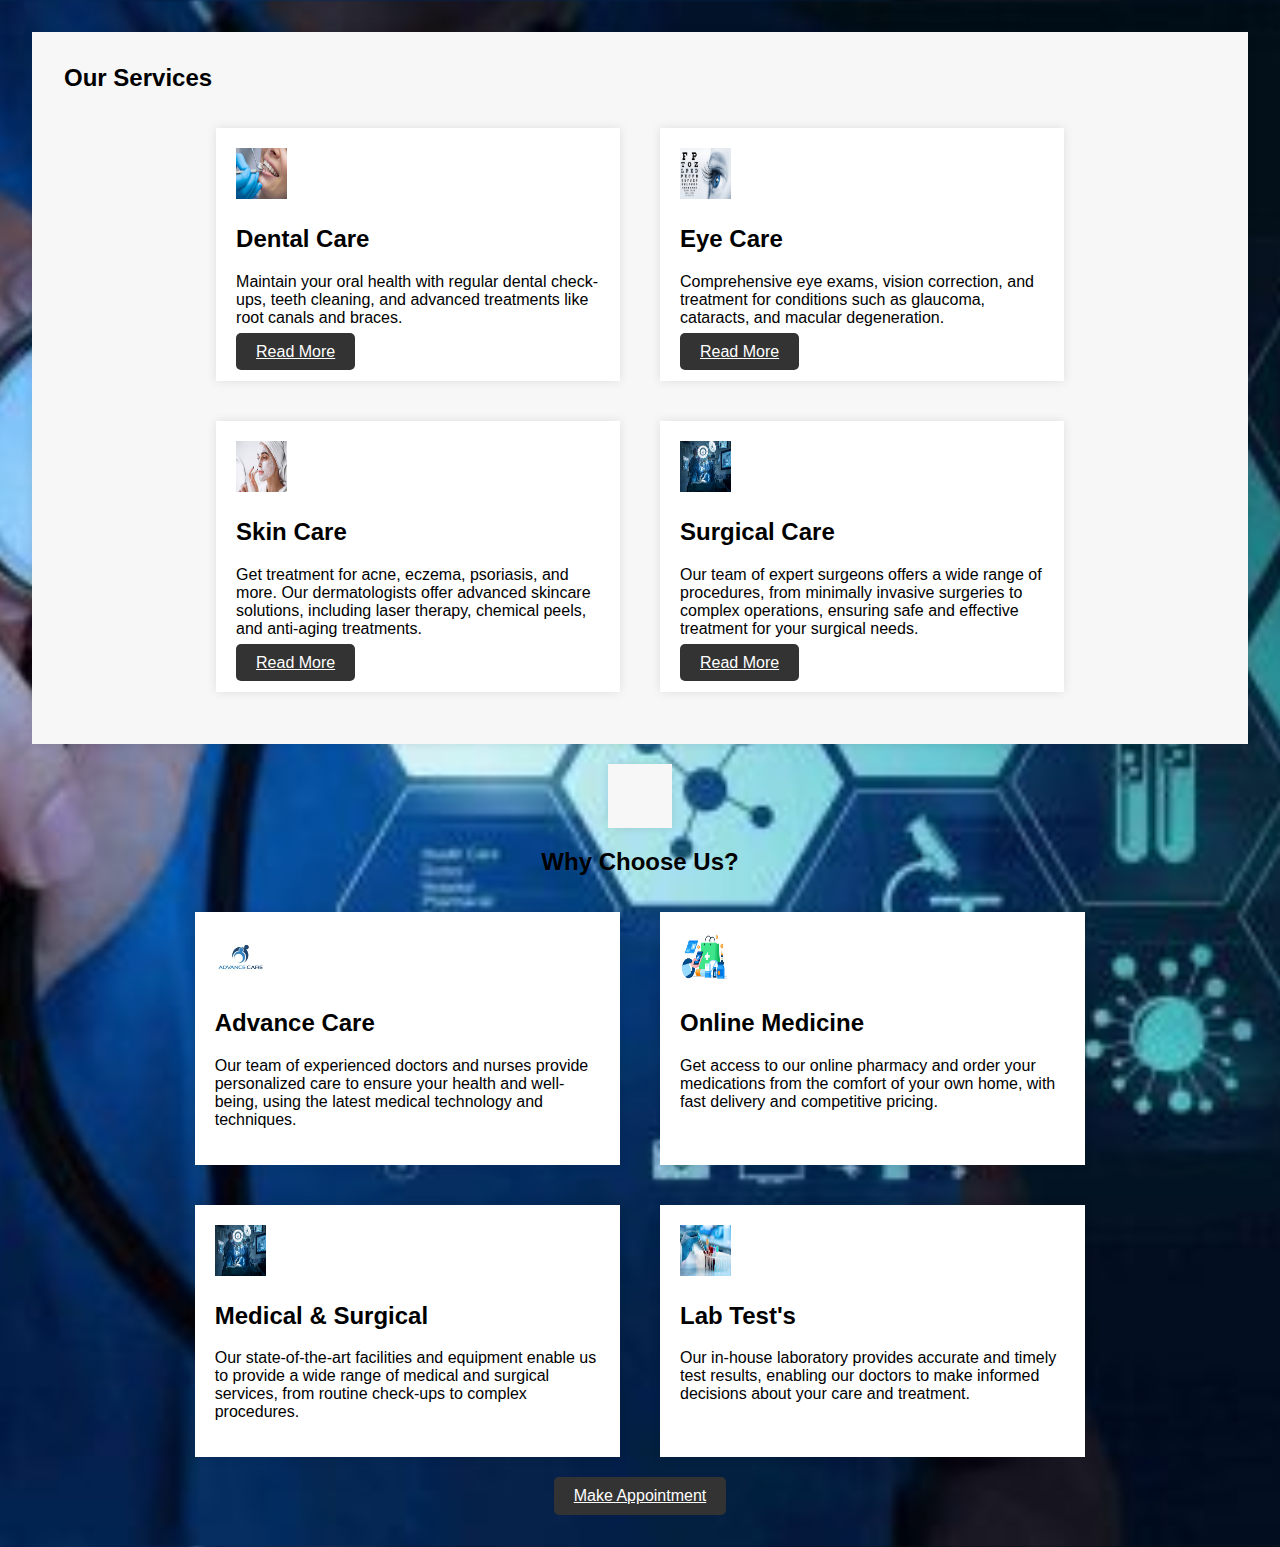
<file: our-services.html>
<!DOCTYPE html>
<html lang="en">
<head>
    <meta charset="UTF-8">
    <meta name="viewport" content="width=device-width, initial-scale=1.0">
    <title>Our Services</title>
    <link rel="stylesheet" href="service.css">
</head>
<body>
    <main>
      <section id="our-services">
    <h1>Our Services</h1>
    <div class="services-container">
        <div class="service-box">
            <i class="fa-solid fa-tooth"></i>
            <img src="dental.jpg" alt="Dental Care" width="51" height="51">
            <h2>Dental Care</h2>
            <p>Maintain your oral health with regular dental check-ups, teeth cleaning, and advanced treatments like root canals and braces.</p>
            <a href="#" class="read-more">Read More</a>
        </div>
        <div class="service-box">
            <i class="fa-solid fa-eye"></i>
            <img src="eye.jpg" alt="Eye Care" width="51" height="51">
            <h2>Eye Care</h2>
            <p>Comprehensive eye exams, vision correction, and treatment for conditions such as glaucoma, cataracts, and macular degeneration.</p>
            <a href="#" class="read-more">Read More</a>
        </div>
        <div class="service-box">
            <i class="fa-solid fa-face-smile"></i>
            <img src="skin.jpeg" alt="Skin Care" width="51" height="51">
            <h2>Skin Care</h2>
            <p>Get treatment for acne, eczema, psoriasis, and more. Our dermatologists offer advanced skincare solutions, including laser therapy, chemical peels, and anti-aging treatments.</p>
            <a href="#" class="read-more">Read More</a>
        </div>
        <div class="service-box">
            <i class="fa-solid fa-user-doctor"></i>
            <img src="medical.jpg" alt="Surgical Care" width="51" height="51">
            <h2>Surgical Care</h2>
            <p>Our team of expert surgeons offers a wide range of procedures, from minimally invasive surgeries to complex operations, ensuring safe and effective treatment for your surgical needs.</p>
            <a href="#" class="read-more">Read More</a>
        </div>
    </div>
</section>

<section id="why-choose-us"></section>
    <h1>Why Choose Us?</h1>
    <div class="why-choose-us-container">
        <div class="why-choose-us-box">
            <i class="fa-solid fa-check"></i>
            <img src="advance.jpeg" alt="Advance Care" width="51" height="51">
            <h2>Advance Care</h2>
            <p>Our team of experienced doctors and nurses provide personalized care to ensure your health and well-being, using the latest medical technology and techniques.</p>
        </div>
        <div class="why-choose-us-box">
            <i class="fa-solid fa-check"></i>
            <img src="online.jpeg" alt="Online Medicine" width="51" height="51">
            <h2>Online Medicine</h2>
            <p>Get access to our online pharmacy and order your medications from the comfort of your own home, with fast delivery and competitive pricing.</p>
        </div>
        <div class="why-choose-us-box">
            <i class="fa-solid fa-check"></i>
            <img src="medical.jpg" alt="Medical & Surgical" width="51" height="51">
            <h2>Medical & Surgical</h2>
            <p>Our state-of-the-art facilities and equipment enable us to provide a wide range of medical and surgical services, from routine check-ups to complex procedures.</p>
        </div>
        <div class="why-choose-us-box">
            <i class="fa-solid fa-check"></i>
            <img src="lab.jpeg" alt="Lab Test's" width="51" height="51">
            <h2>Lab Test's</h2>
            <p>Our in-house laboratory provides accurate and timely test results, enabling our doctors to make informed decisions about your care and treatment.</p>
        </div>
    </div>
    <a href="appointment.html" class="make-appointment">Make Appointment</a>
</section>
</body>
</html>
</file>
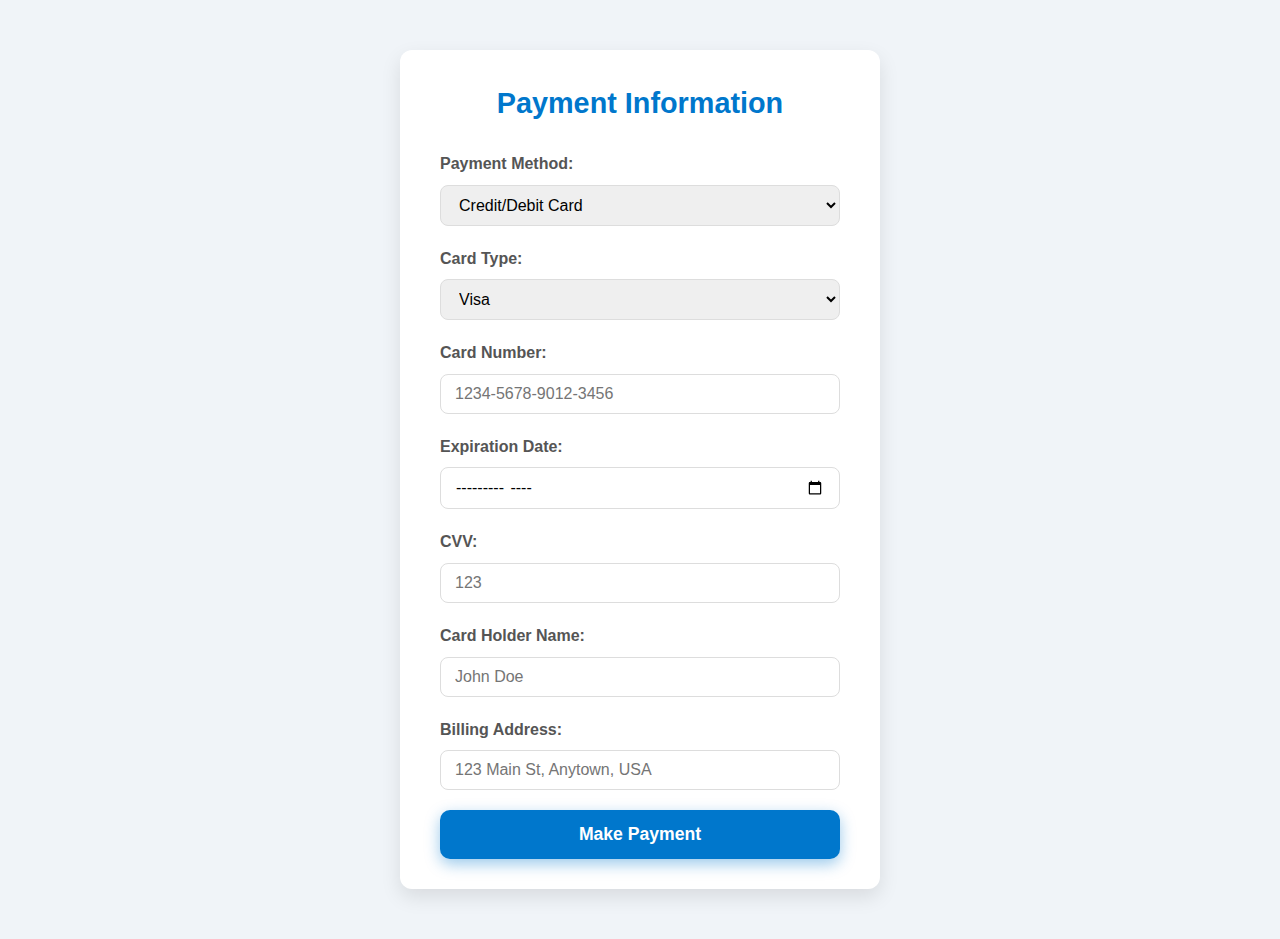
<file: pay.html>
<!DOCTYPE html>
<html lang="en">
<head>
  <meta charset="UTF-8" />
  <meta name="viewport" content="width=device-width, initial-scale=1" />
  <title>Appointment Booking - Payment</title>
  <style>
    /* Reset some basic styles */
    * {
      box-sizing: border-box;
      margin: 0;
      padding: 0;
      font-family: 'Segoe UI', Tahoma, Geneva, Verdana, sans-serif;
    }

    body {
      background: #f0f4f8;
      color: #333;
      line-height: 1.6;
      padding: 20px;
    }

    /* Container for payment form section */
    .payment-gateway {
      max-width: 480px;
      background: #fff;
      margin: 30px auto;
      padding: 30px 40px;
      border-radius: 12px;
      box-shadow: 0 8px 20px rgba(0,0,0,0.1);
    }

    .payment-gateway h2 {
      text-align: center;
      color: #0077cc;
      margin-bottom: 25px;
      font-weight: 700;
      font-size: 1.8rem;
    }

    /* Form styles */
    #payment-form label {
      display: block;
      margin-bottom: 8px;
      font-weight: 600;
      color: #555;
    }

    #payment-form input[type="text"],
    #payment-form input[type="date"],
    #payment-form input[type="month"],
    #payment-form input[type="number"],
    #payment-form select {
      width: 100%;
      padding: 10px 14px;
      margin-bottom: 20px;
      border: 1.8px solid #ddd;
      border-radius: 8px;
      font-size: 1rem;
      transition: border-color 0.3s ease;
    }

    #payment-form input[type="text"]:focus,
    #payment-form input[type="date"]:focus,
    #payment-form input[type="month"]:focus,
    #payment-form input[type="number"]:focus,
    #payment-form select:focus {
      border-color: #0077cc;
      outline: none;
    }

    /* Submit button */
    #payment-form input[type="submit"] {
      width: 100%;
      background: #0077cc;
      color: #fff;
      padding: 14px 0;
      font-size: 1.1rem;
      font-weight: 700;
      border: none;
      border-radius: 10px;
      cursor: pointer;
      box-shadow: 0 5px 15px rgba(0,119,204,0.4);
      transition: background 0.3s ease;
    }

    #payment-form input[type="submit"]:hover {
      background: #005fa3;
    }

    /* Responsive */
    @media (max-width: 520px) {
      .payment-gateway {
        padding: 20px;
        margin: 20px 10px;
      }
    }
  </style>
</head>
<body>
  <!-- Payment Gateway Section -->
  <section class="payment-gateway">
    <h2>Payment Information</h2>
    <form id="payment-form" autocomplete="off" novalidate>
      <label for="payment-method">Payment Method:</label>
      <select id="payment-method" name="payment-method" required>
        <option value="card">Credit/Debit Card</option>
        <option value="upi">UPI</option>
      </select>

      <!-- Card Payment Details -->
      <div id="card-payment-details">
        <label for="card-type">Card Type:</label>
        <select id="card-type" name="card-type" required>
          <option value="visa">Visa</option>
          <option value="mastercard">Credit card</option>
          <option value="amex">Debit card</option>
        </select>

        <label for="card-number">Card Number:</label>
        <input
          type="text"
          id="card-number"
          name="card-number"
          placeholder="1234-5678-9012-3456"
          required
          pattern="\d{4}-\d{4}-\d{4}-\d{4}"
          title="Format: 1234-5678-9012-3456"
        />

        <label for="expiration-date">Expiration Date:</label>
        <input
          type="month"
          id="expiration-date"
          name="expiration-date"
          required
          min="2023-01"
        />

        <label for="cvv">CVV:</label>
        <input
          type="text"
          id="cvv"
          name="cvv"
          placeholder="123"
          maxlength="4"
          pattern="\d{3,4}"
          required
          title="3 or 4 digit CVV"
        />

        <label for="card-holder-name">Card Holder Name:</label>
        <input
          type="text"
          id="card-holder-name"
          name="card-holder-name"
          placeholder="John Doe"
          required
        />

        <label for="billing-address">Billing Address:</label>
        <input
          type="text"
          id="billing-address"
          name="billing-address"
          placeholder="123 Main St, Anytown, USA"
          required
        />
      </div>

      <!-- UPI Payment Details -->
      <div id="upi-payment-details" style="display:none;">
        <label for="upi-id">UPI ID:</label>
        <input
          type="text"
          id="upi-id"
          name="upi-id"
          placeholder="yourUPIid@bankname"
          required
          pattern=".+@.+"
          title="Enter a valid UPI ID"
        />

        <label for="upi-amount">Amount:</label>
        <input
          type="number"
          id="upi-amount"
          name="upi-amount"
          placeholder="100.00"
          min="1"
          step="0.01"
          required
        />
      </div>

      <input type="submit" value="Make Payment" />
    </form>
  </section>

  <script>
    const paymentMethodSelect = document.getElementById('payment-method');
    const cardPaymentDetails = document.getElementById('card-payment-details');
    const upiPaymentDetails = document.getElementById('upi-payment-details');
    const paymentForm = document.getElementById('payment-form');

    // Toggle visibility of payment details based on selected method
    paymentMethodSelect.addEventListener('change', () => {
      if (paymentMethodSelect.value === 'card') {
        cardPaymentDetails.style.display = 'block';
        upiPaymentDetails.style.display = 'none';

        // Set required attributes accordingly
        setRequired(cardPaymentDetails, true);
        setRequired(upiPaymentDetails, false);
      } else if (paymentMethodSelect.value === 'upi') {
        cardPaymentDetails.style.display = 'none';
        upiPaymentDetails.style.display = 'block';

        setRequired(cardPaymentDetails, false);
        setRequired(upiPaymentDetails, true);
      }
    });

    // Helper function to set required attribute for all inputs in a container
    function setRequired(container, isRequired) {
      const inputs = container.querySelectorAll('input, select');
      inputs.forEach(input => {
        if (isRequired) {
          input.setAttribute('required', 'required');
        } else {
          input.removeAttribute('required');
        }
      });
    }

    // Initialize form with card details shown
    window.addEventListener('load', () => {
      paymentMethodSelect.dispatchEvent(new Event('change'));
    });

    // Handle form submission and send payment data to backend
    paymentForm.addEventListener('submit', function (e) {
      e.preventDefault();

      if (!paymentForm.checkValidity()) {
        paymentForm.reportValidity();
        return;
      }

      const paymentData = {
        method: paymentMethodSelect.value,
        upiId: document.getElementById('upi-id').value || null,
        cardType: document.getElementById('card-type') ? document.getElementById('card-type').value : null,
        cardNumber: document.getElementById('card-number') ? document.getElementById('card-number').value : null,
        expirationDate: document.getElementById('expiration-date') ? document.getElementById('expiration-date').value : null,
        cvv: document.getElementById('cvv') ? document.getElementById('cvv').value : null,
        cardHolderName: document.getElementById('card-holder-name') ? document.getElementById('card-holder-name').value : null,
        billingAddress: document.getElementById('billing-address') ? document.getElementById('billing-address').value : null,
        amount: paymentMethodSelect.value === 'upi' ? parseFloat(document.getElementById('upi-amount').value || 0) : null,
      };

      fetch("https://backend-docmate.onrender.com/api/payments", {
  method: "POST",
  headers: {
    "Content-Type": "application/json"
  },
  body: JSON.stringify(paymentData)
})

        .then(response => response.text())
        .then(data => {
          alert(data);
          window.location.href = "success.html";  // Redirect on success
        })
        .catch(error => {
          console.error("Error:", error);
          alert("Payment failed");
        });
    });
  </script>
</body>
</html>
</file>
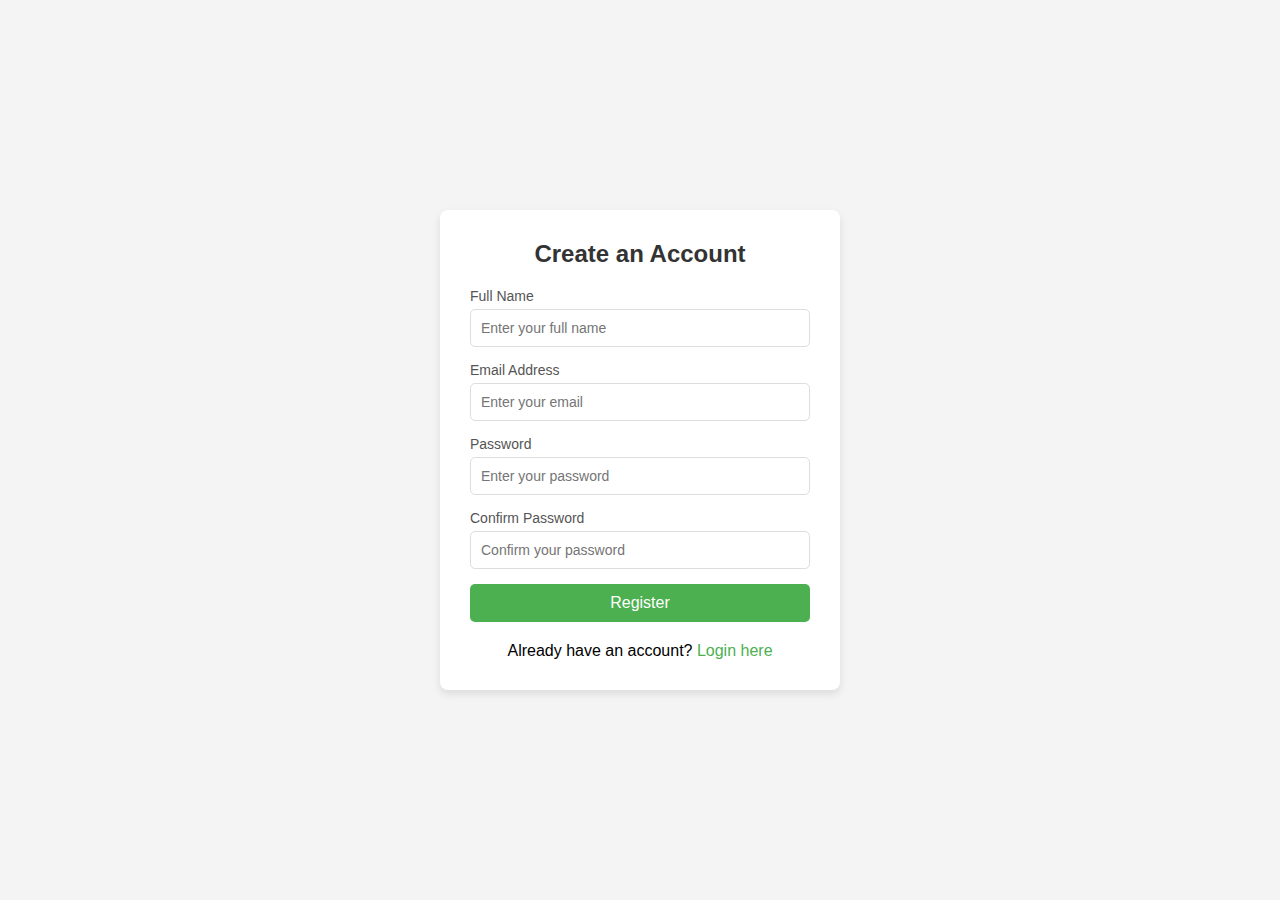
<file: registration.html>
<!DOCTYPE html>
<html lang="en">
<head>
  <meta charset="UTF-8" />
  <meta name="viewport" content="width=device-width, initial-scale=1.0"/>
  <title>Registration</title>
  <style>
    * {
      margin: 0;
      padding: 0;
      box-sizing: border-box;
    }

    body {
      font-family: Arial, sans-serif;
      background-color: #f4f4f4;
      display: flex;
      justify-content: center;
      align-items: center;
      height: 100vh;
    }

    .registration-container {
      background-color: white;
      padding: 30px;
      border-radius: 8px;
      box-shadow: 0 4px 8px rgba(0, 0, 0, 0.1);
      width: 100%;
      max-width: 400px;
    }

    h2 {
      text-align: center;
      color: #333;
      margin-bottom: 20px;
    }

    .form-group {
      margin-bottom: 15px;
    }

    label {
      display: block;
      color: #555;
      font-size: 14px;
      margin-bottom: 5px;
    }

    input[type="text"],
    input[type="email"],
    input[type="password"] {
      width: 100%;
      padding: 10px;
      border: 1px solid #ddd;
      border-radius: 5px;
      font-size: 14px;
    }

    input:focus {
      border-color: #4CAF50;
      outline: none;
    }

    .submit-btn {
      width: 100%;
      padding: 10px;
      background-color: #4CAF50;
      color: white;
      border: none;
      border-radius: 5px;
      font-size: 16px;
      cursor: pointer;
    }

    .submit-btn:hover {
      background-color: #45a049;
    }

    p {
      text-align: center;
      margin-top: 20px;
    }

    p a {
      color: #4CAF50;
      text-decoration: none;
    }

    p a:hover {
      text-decoration: underline;
    }
  </style>
</head>
<body>
  <div class="registration-container">
    <h2>Create an Account</h2>
    <form action="https://backend-docmate.onrender.com/register" method="POST">
  <div class="form-group">
    <label for="fullname">Full Name</label>
    <input type="text" id="fullname" name="fullName" placeholder="Enter your full name" required />
  </div>

      <div class="form-group">
        <label for="email">Email Address</label>
        <input type="email" id="email" name="email" placeholder="Enter your email" required />
      </div>
      <div class="form-group">
        <label for="password">Password</label>
        <input type="password" id="password" name="password" placeholder="Enter your password" required />
      </div>
      <div class="form-group">
        <label for="confirm-password">Confirm Password</label>
        <input type="password" id="confirm-password" name="confirmPassword" placeholder="Confirm your password" required />
      </div>
      <div class="form-group">
        <button type="submit" class="submit-btn">Register</button>
      </div>
    </form>
    <p>Already have an account? <a href="login.html">Login here</a></p>
  </div>
</body>
</html>
</file>
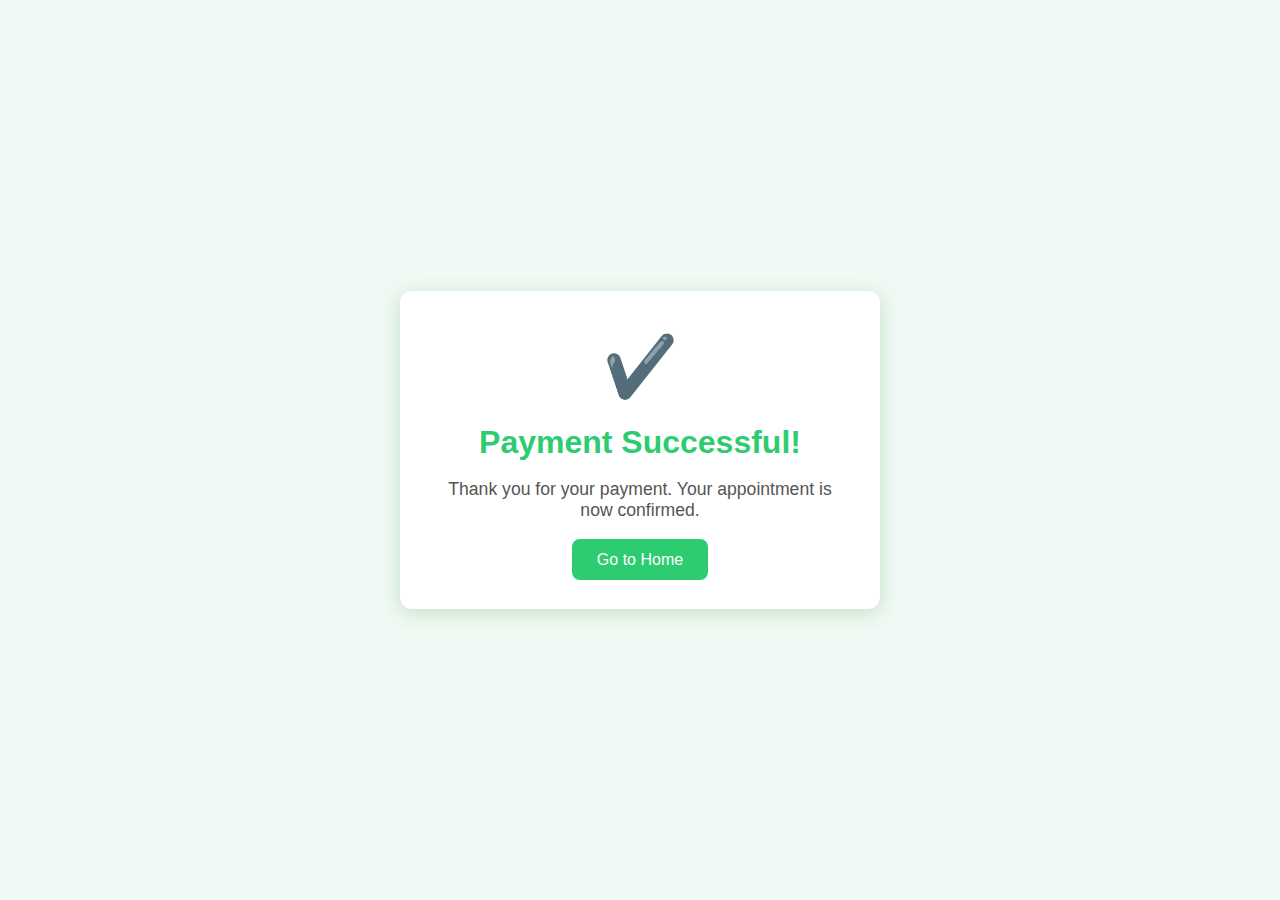
<file: success.html>
<!DOCTYPE html>
<html lang="en">
<head>
  <meta charset="UTF-8">
  <meta name="viewport" content="width=device-width, initial-scale=1">
  <title>Payment Successful</title>
  <style>
    body {
      margin: 0;
      padding: 0;
      font-family: "Segoe UI", Tahoma, Geneva, Verdana, sans-serif;
      background-color: #f0f9f4;
      display: flex;
      justify-content: center;
      align-items: center;
      height: 100vh;
    }

    .card {
      background-color: white;
      padding: 40px;
      border-radius: 12px;
      box-shadow: 0 4px 20px rgba(0, 128, 0, 0.2);
      text-align: center;
      max-width: 400px;
    }

    .card h1 {
      color: #2ecc71;
      font-size: 2rem;
      margin-bottom: 10px;
    }

    .card p {
      font-size: 1.1rem;
      color: #555;
      margin-bottom: 30px;
    }

    .checkmark {
      font-size: 60px;
      color: #2ecc71;
      margin-bottom: 20px;
    }

    .button {
      background-color: #2ecc71;
      color: white;
      border: none;
      padding: 12px 25px;
      border-radius: 8px;
      cursor: pointer;
      font-size: 1rem;
      transition: background 0.3s;
      text-decoration: none;
    }

    .button:hover {
      background-color: #27ae60;
    }
  </style>
</head>
<body>

  <div class="card">
    <div class="checkmark">✔️</div>
    <h1>Payment Successful!</h1>
    <p>Thank you for your payment. Your appointment is now confirmed.</p>
    <a href="/index.html" class="button">Go to Home</a>
  </div>

</body>
</html>
</file>
<file: index.css>
*{
    margin: 0px;
    padding: 0px;
    font-family: poppins;
    box-sizing: border-box;
    scroll-behavior: smooth;
}
a{
    text-decoration: none;
}
ul{
    list-style: none;
}

/* width */
::-webkit-scrollbar {
    width: 7px;
  }
  
  /* Track */
  ::-webkit-scrollbar-track {
    box-shadow: inset 0 0 5px rgb(233, 233, 233); 
  }
   
  /* Handle */
  ::-webkit-scrollbar-thumb {
    background: rgb(56, 56, 56); 
    border-radius: 10px;
  }
  
  /* Handle on hover */
  ::-webkit-scrollbar-thumb:hover {
    background: #1b1b1b; 
  }
/*==hero========================*/
#hero{
    min-height: 600px;
    background-color: #f5f7fb;
    display: flex;
    flex-direction: column;
    justify-content: space-between;
}
.navigation{
    display: flex;
    justify-content: space-between;
    align-items: center;
    max-width: 1200px;
    width: 90%;
    margin: 0px auto;
    padding: 30px 0px;
}
.logo{
    color:#122853;
    font-weight: 700;
    font-size: 1.4rem;
}
.logo span{
    background-color: #014dd5;
    color: #ffffff;
    padding: 0px 5px;
    border-radius: 5px;
    font-weight: 600;
    margin-right: 5px;
}
.menu{
    display: flex;
    justify-content: center;
    align-items: center;
    margin-right: auto;
    margin-left: 40px;
}
.menu li a{
    margin: 0px 20px;
    color: #303030;
    font-weight: 500;
    transition: all ease 0.3s;
}
.menu li a:hover{
    color: #014dd5;
}
.nav-appointment-btn{
    height: 45px;
    padding: 0px 20px;
    border-radius:4px;
    background-color: #014dd5;
    color: #ffffff;
    display: flex;
    justify-content: center;
    align-items: center;
    font-weight: 500;
    letter-spacing: 1px;
    font-size: 0.9rem;
}
/*==hero-content==================*/
.hero-content{
    max-width: 1200px;
    width: 90%;
    margin: 0px auto;
    display: grid;
    grid-template-columns: 1fr 1fr;
    align-items: flex-start;
    margin-top: auto;
}
.hero-img{
    display: flex;
}
.hero-img img{
    width: 100%;
    height: 100%;
    max-height: 450px;
    object-fit: contain;
    object-position: center bottom;
}
.hero-text{
   display: flex;
   flex-direction: column;
   margin-top: 30px; 
}
.hero-text h1{
    font-size: 3.2rem;
    color: #122853;
    line-height: 3.6rem;
}
.hero-text p{
    color: #535353;
    margin: 15px 0px;
    max-width: 500px;
    letter-spacing: 0.3px;
    line-height: 1.8rem;
}
.hero-text-btns{
    display: flex;
    justify-content: flex-start;
    align-items: center;
}
.hero-text-btns a{
    height: 45px;
    padding: 0px 15px;
    background-color: #122853;
    color: #ffffff;
    border-radius: 4px;
    margin-right: 10px;
    display: flex;
    justify-content: center;
    align-items: center;
    font-size: 0.9rem;
    letter-spacing: 0.5px;
    font-weight: 500;
}
.hero-text-btns a i{
    width: 18px;
    height: 18px;
    display: flex;
    justify-content: center;
    align-items: center;
    border-radius: 50%;
    background-color: #014dd5;
    margin-right: 8px;
    color: #ffffff;
    font-size: 0.5rem;
    padding-bottom: 1px;
}
/*==appointment-search=====================*/
.appointment-search-container{
    max-width: 1000px;
    width: 90%;
    background-color: #ffffff;
    padding:20px;
    margin: auto;
    border-radius: 10px;
    box-shadow: 2px 16px 30px rgba(0,0,0,0.12);
    margin-top: -60px;
    z-index: 3;
    position: relative;
}
.appointment-search-container h3{
    color: #122853;
    font-size: 1rem;
    margin-bottom: 5px;
}
.appointment-search{
    display: grid;
    grid-template-columns: 1fr 1fr 60px;
    grid-gap: 10px;
}
.appo-search-box{
    width: 100%;
    display: flex;
    justify-content: space-between;
    align-items: center;
    background-color: #f7fbff;
    padding: 15px;
    border-radius: 4px;
    border: 1px solid #e4e4e4;
}
.appo-search-box i{
    color: #535353;
    margin-right: 10px;
}
.appo-search-box input{
    width: 100%;
    background-color: transparent;
    border: none;
    outline: none;
}
.appointment-search button{
    background-color: #014dd5;
    color: #ffffff;
    border: none;
    outline: none;
    border-radius: 5px;
    font-size: 1.1rem;
    cursor: pointer;
}
/*==what-we-provide===============*/
.what-we-provide{
    max-width: 1200px;
    width: 90%;
    margin: 50px auto;
    display: grid;
    grid-template-columns: 1fr 1fr 1fr;
}
.w-info-box{
    display: flex;
    justify-content: flex-start;
    align-items: center;
}
.w-info-icon{
    width: 60px;
    height: 60px;
    display: flex;
    justify-content: center;
    align-items: center;
    border-radius: 5px;
    margin-right: 15px;
    font-size: 1.4rem;
}
.w-info-text{
    display: flex;
    flex-direction: column;
}
.w-info-text strong{
    color: #122853;
    font-weight: 700;
}
.w-info-text p{
    color: #535353;
    font-size: 0.9rem;
    letter-spacing: 0.3px;
}
.w-i-box1 .w-info-icon{
    background-color: #ffdad4;
}
.w-i-box2 .w-info-icon{
    background-color: #d4ffe1;
}
.w-i-box3 .w-info-icon{
    background-color: #d4e7ff;
}
/*==our-story=======================*/
#our_story{
    background-color: #f5f7fb;
    max-width: 1200px;
    width: 90%;
    margin: 80px auto;
    border: 10px solid #ffffff;
    box-shadow: 2px 2px 30px rgba(0,0,0,0.12);
    display: grid;
    grid-template-columns: 1fr 1fr;
}
.our-story-img{
    position: relative;
    display: flex;
}
.our-story-img img{
    width: 100%;
    height: 100%;
    object-fit: cover;
    object-position: center;
}
.story-play-btn{
    position: absolute;
    left: 10px;
    top: 0px;
    display: flex;
    flex-direction: column;
    justify-content: center;
    align-items: center;
    background-color: #dd3f3f;
    padding: 20px 10px;
    border-radius: 4px 4px 10px 10px;
    color: #ffffff;
    font-size: 0.6rem;
    text-transform: uppercase;
    font-weight: 500;
}
.story-play-btn i{
    width: 30px;
    height: 30px;
    border-radius: 50%;
    background-color: #aa2f0a;
    color: #ffffff;
    display: flex;
    justify-content: center;
    align-items: center;
    margin-bottom: 10px;
}
.our-stroy-text{
    padding: 50px;
}
.our-stroy-text h2{
    font-size: 2.8rem;
    color: #122853;
    line-height: 3rem;
}
.our-stroy-text p{
    color: #535353;
    font-size: 0.9rem;
    margin: 10px 0px;
    line-height: 1.4rem;
    letter-spacing: 0.3px;
}
.our-stroy-text p a{
    color: #122853;
    text-decoration: underline;
}
.story-numbers-container{
    display: grid;
    grid-template-columns: 1fr 1fr;
    grid-gap: 20px;
    margin-top: 20px;
}
.story-numbers-box{
    padding: 20px;
    display: flex;
    flex-direction: column;
    justify-content: center;
    align-items: center;
    text-align: center;
    border-radius: 10px;
}
.story-numbers-box strong{
    color: #122853;
    font-weight: 700;
    font-size: 1.8rem;
}
.story-numbers-box span{
    color: #535353;
    font-size: 0.9rem;
}
.s-n-box1{
    background-color: #d4dfff;
}
.s-n-box2{
    background-color: #d4e7ff;
}
.s-n-box3{
    background-color: #ffd4fd;
}
.s-n-box4{
    background-color: #d7d4ff;
}
/*==our-services=====================*/
#our-services{
    width: 100%;
    margin: 50px auto 0px auto;
    background-color: #f5f7fb;
    padding: 50px 0px;
    display: flex;
    flex-direction: column;
    justify-content: center;
    align-items: center;
}
.services-heading{
    display: flex;
    justify-content: space-between;
    align-items: center;
    max-width: 1200px;
    width: 90%;
    margin: auto;
}
.services-heading-text strong{
    color: #014dd5;
    font-size: 0.9rem;
    font-weight: 600;
    letter-spacing: 1px;
}
.services-heading-text h2{
    font-size: 2.2rem;
    color: #122853;
    font-weight: 700;
    max-width: 600px;
}
.swiper-button-next,
.swiper-button-prev{
    position: static !important;
    transform: translate(0,0);
    margin: 10px !important;
}
.service-slide-btns{
    display: flex;
    justify-content: center;
    align-items: center;}
.swiper-button-next::after,
.swiper-button-prev::after{
    font-size: 25px !important;
    font-weight: 800;
    color: #122853;
}
.services-box-container{
    max-width: 1200px;
    width: 90%;
    margin: 40px auto;
    overflow: hidden;
}


.service-box{
    display: flex;
    flex-direction: column;
    justify-content: center;
    align-items: flex-start;
    max-width: 100%;/*350px*/
    border: 5px solid #ffffff;
    padding: 30px;
}
.service-box:hover{
    border: 5px solid #c7d0eb;
}
.service-box i{
    font-size: 2rem;
    color: #122853;
    width: 60px;
    height: 60px;
    border-radius:5px;
    display: flex;
    justify-content: center;
    align-items: center;
}
.service-box strong{
    color: #122853;
    font-size: 1.4rem;
    margin-top: 20px;
}
.service-box p {
    font-size: 0.9rem;
    line-height: 1.4rem;
    color: #122853;
    display: -webkit-box;
    -webkit-line-clamp: 2;
    -webkit-box-orient: vertical;
    overflow: hidden; /* Corrected comment syntax */
}
 

.service-box a{
    height: 45px;
    background-color: #122853;
    color: #ffffff;
    padding: 0px 20px;
    display: flex;
    justify-content: center;
    align-items: center;
    font-size: 0.9rem;
    font-weight: 500;
    border-radius: 5px;
    margin-top: 30px;
}
.s-box1 i{
    background-color: #d4e2ff;
}
.s-box2 i{
    background-color: #d4ffe1;
}
.s-box3 i{
    background-color: #ffdad4;
}
.s-box4 i{
    background-color: #faf4b8;
}

.s-box1{
    background-color: #ecf6fd;
}
.s-box2{
    background-color: #edfff3;
}
.s-box3{
    background-color: #fff0ee;
}
.s-box4{
    background-color: #fcffcf;
}
.service-btn{
    color: #535353;
    font-size: 0.9rem;
    margin-top: 10px;
    text-align: center;
    padding: 0px 10px;
}
.service-btn a{
    color: #014dd5;
    text-decoration: underline;
    font-weight: 600;
}
/*==why-choose-us======================*/
#why-choose-us{
    width: 100%;
    display: grid;
    grid-template-columns: 1.5fr 1fr;
}
.why-choose-us-left{
    padding: 50px;
    background-color: #3c8167;
}
.why-choose-us-right{
    background-color: #4c71d0;
    padding: 50px;
}
.why-choose-us-right h3,
.why-choose-us-left h3{
    font-size: 2.6rem;
    color: #ffffff;
    font-weight: 600;
    line-height: 3.2rem;
}
.why-choose-box-container{
    display: grid;
    grid-template-columns: 1fr 1fr;
    margin-top: 20px;
    grid-gap: 10px;
}
.why-choose-box{
    display: flex;
    justify-content: flex-start;
    align-items: center;
    padding: 20px;
    background-color: #4a8a70;
}
.why-choose-box i{
    width: 35px;
    height: 35px;
    border-radius: 50%;
    display: flex;
    justify-content: center;
    align-items: center;
    color: #ffffff;
    background-color: #25503f;
    margin-right: 10px;
}
.why-choose-box-text{
    display: flex;
    flex-direction: column;
    justify-content: center;
}
.why-choose-box-text strong{
    color: #ffffff;
    font-weight: 600;
}
.why-choose-box-text p{
    color: #ececec;
    font-size: 0.9rem;
    opacity: 0.7;
}
.why-choose-us-left a{
    background-color: #1a1a1b;
    color: #ffffff;
    padding: 0px 10px;
    height: 45px;
    display: flex;
    justify-content: center;
    align-items: center;
    border-radius: 5px;
    max-width: 200px;
    margin-top: 30px;
    font-size: 0.9rem;
}
.why-choose-us-right p{
    color: #dfdfdf;
    font-size: 0.8rem;
    line-height: 1.4rem;
    letter-spacing: 0.5px;
    margin: 10px 0px;
}
.w-right-contact-container{
    width: 100%;
    display: flex;
    flex-direction: column;
}
.w-right-contact-box{
    display: flex;
    justify-content: flex-start;
    align-items: center;
    margin-top: 10px;
}
.w-right-contact-box i{
    width: 50px;
    height: 50px;
    background-color:#4060b3;
    border-radius: 4px;
    display: flex;
    justify-content: center;
    align-items: center;
    color: #ffffff;
    font-size: 1.2rem;
    margin-right: 10px;
}
.w-right-contact-box-text{
    display: flex;
    flex-direction: column;
}
.w-right-contact-box-text span{
    color: #e4e4e4;
    font-size: 0.7rem;
}
.w-right-contact-box-text strong{
    font-size: 1rem;
    color: #ffffff;
    font-weight: 600;
}
/*==our-team====================*/
#our-team{
    max-width: 1200px;
    width: 90%;
    margin: 80px auto;
}
.our-team-heading{
    display: flex;
    flex-direction: column;
    justify-content: center;
    align-items: center;
    text-align: center;
}
.our-team-heading h3{
    font-size: 2.4rem;
    color: #122853;
}
.our-team-heading p{
    color: #535353;
    letter-spacing: 0.3px;
    font-size: 0.9rem;
}
.team-box-container{
    width: 100%;
    overflow: hidden;
    margin-top: 40px;
}
.team-box{
    max-width: 100%;/*300px*/
    display: flex;
    flex-direction: column;
}
.team-img{
    background-color: #f5f7fb;
    padding: 10px 10px 0px 10px;
    border-radius: 10px;
    height: 300px;
    display: flex;
    align-items: flex-end;
}
.team-img img{
    width: 100%;
    height: 95%;
    object-fit: contain;
    object-position: center bottom;
}
.team-text{
    display: flex;
    flex-direction: column;
    justify-content: center;
    align-items: center;
    text-align: center;
    padding: 10px;
    margin-top: 10px;
}
.team-text strong{
    color: #122853;
}
.team-text span{
    color: #303030;
    font-size: 0.9rem;
    margin-top: 5px;
}
/*==Testimonials=============================*/
#testimonials{
    background-color: #f5f7fb;
    padding: 50px 0px;
    width: 100%;
    display: flex;
    flex-direction: column;
    justify-content: center;
    align-items: center;
}
.testimonials-heading{
    max-width: 1200px;
    width: 90%;
    display: flex;
    flex-direction: column;
    justify-content: center;
    align-items: center;
    text-align: center;
}
.testimonials-heading h3{
    font-size: 2.4rem;
    color: #122853;
}
.testimonials-heading p{
    color: #535353;
    margin-top: 10px;
    max-width: 600px;
    font-size: 0.9rem;
    letter-spacing: 0.5px;
    line-height: 1.4rem;
}
.testimonials-content{
    max-width: 1200px;
    width: 90%;
    display: grid;
    grid-template-columns: 1.4fr 1fr;
    margin-top:50px;
}
.testimonials-img{
    height: 100%;
    margin-left: auto;
    margin-right: 60px;
}
.testimonials-img img{
    height: 100%;
    max-height: 450px;
    object-fit: contain;
    object-position: center;
}
.testimonials-box-container{
    margin-top: 50px;
    overflow: hidden;
}
.testimonials-box{
    display: flex;
    flex-direction: column;
    width: 100%;
}
.t-profile{
    display: flex;
    justify-content: flex-start;
    align-items: center;
}
.t-profile-img{
    width: 70px;
    height: 70px;
    border-radius: 6px;
    background-color: #c7d0eb;
    margin-right: 10px;
    overflow: hidden;
}
.t-profile-img img{
    width: 100%;
    height: 100%;
    object-fit: cover;
    object-position: center;
}
.t-profile-text{
    display: flex;
    flex-direction: column;
    align-items: flex-start;
}
.t-profile-text strong{
    color: #122853;
    font-size: 1.2rem;
}
.t-profile-text span{
    color: #535353;
    font-size: 0.9rem;
    letter-spacing: 0.3px;
}
.t-rating{
    font-size: 0.8rem;
    color: #ffbc02;
    margin-top: 5px;
}
.testimonials-box p{
    font-size: 0.9rem;
    color: #122853;
    line-height: 1.4rem;
    letter-spacing: 0.3px;
    margin-top: 30px;
}
.swiper-pagination{
   position: static !important;
}
/*==subscribe=====================*/
#subscribe{
    max-width: 1000px;
    width: 90%;
    background-color:#174dac;
    padding: 50px;  
    border-radius: 10px;
    margin: 50px auto;
    display: flex;
    flex-direction: column;
    justify-content: center;
    align-items: center;
}
#subscribe h3{
    font-size: 2.6rem;
    color: #ffffff;
    font-weight: 600;
    line-height: 3.4rem;
    max-width:600px;
    text-align: center;
}
.subscribe-box{
    max-width: 600px;
    width: 100%;
    background-color: #ffffff;
    border-radius: 4px;
    height: 50px;
    display: flex;
    padding: 5px;
    margin-top: 20px;
}
.subscribe-box input{
    width: 100%;
    height: 100%;
    padding: 0px 10px;
    border: none;
    outline: none;
}
.subscribe-box button{
    background-color: #122853;
    color: #ffffff;
    border-radius: 4px;
    max-width: 120px;
    width: 100%;
    border: none;
    outline: none;
    cursor: pointer;
    text-transform: uppercase;
    font-weight: 500;
    letter-spacing: 0.4px;
}
/*==footer================================*/
footer{
    width: 100%;
    background-color:  #f5f7fb;
}
.footer-container{
    max-width: 1200px;
    width: 90%;
    margin: 0px auto;
    padding: 50px 0px;
    display:flex;
    justify-content: space-between;
    align-items: flex-start;
}
.footer-company-box{
    max-width: 330px;
}
.footer-company-box p{
    color: #585858;
    margin: 5px 0px;
    font-size: 0.9rem;
    letter-spacing: 0.3px;
    line-height: 1.4rem;
}
.footer-social{
    display: flex;
    align-items: center;
    flex-wrap: wrap;
}
.footer-social a{
    margin-top: 10px;
    margin-right: 10px;
    width: 40px;
    height: 40px;
    border-radius: 50%;
    display: flex;
    justify-content: center;
    align-items: center;
    border: 1px solid #e9e9e9;
    color: #333333;
    font-size: 0.9rem;
    transition: all ease 0.3s;
}
.footer-social a:hover{
    background-color: #122853;
    color: #ffffff;
}
.footer-link-box strong{
    font-size: 1.2rem;
    color: #122853;
    font-weight: 600;
}
.footer-link-box ul{
    margin-top: 5px;
}
.footer-container ul li a{
    color: #585858;
    font-size: 0.9rem;
    margin-bottom: 5px;
    display: flex;
    transition: all ease 0.3s;
}
.footer-container ul li a:hover{
    color: #122853;
}
.footer-bottom{
    display: flex;
    justify-content: space-between;
    align-items: center;
    flex-wrap: wrap;
    grid-gap: 10px;
    border-top: 1px solid #e9e9e9;
    padding: 20px 0px;
    max-width: 1200px;
    width: 90%;
    margin: auto;
}
.footer-bottom span{
    color: #252525;
    font-size: 0.9rem;
}

/*==making-responsive====================*/
.menu-icon,
.menu-btn{
    display: none;
}
@media(max-width:1200px){
    .footer-container{
        display: grid;
        grid-template-columns: 1fr 1fr;
        grid-gap: 40px;
    }
}
@media(max-width:1050px){
    .hero-content{
        display: flex;
        flex-direction: column-reverse;
        justify-content: center;
        align-items: center;
        margin: 50px auto;
    }
    .hero-text{
        margin-bottom: 40px;
        background-color: #ffffff;
        padding: 30px;
        margin-top: 0px;
    }
}
@media(max-width:950px){
    .navigation{
        justify-content: space-between;
        padding: 30px 0px;
        position: relative;
        width: 100%;
        padding: 20px;
    }
    .logo,
    .nav-appointment-btn{
        z-index: 103;
    }
    .logo{
        margin-right: auto;
        margin-left: 20px;
    }
    .navigation .menu{
        display: none;
        position: absolute;
        left: 0px;
        top:100%;
        background-color: #ffffff;
        width: 100%;
        padding: 0px;
        margin: 0px;
        z-index: 102;
        box-shadow: 2px 30px 30px rgba(0,0,0,0.06);
    }
    .navigation .menu::after{
        content: '';
        position: absolute;
        left: 0px;
        top: -100%;
        background-color: #ffffff;
        width: 100%;
        height: 100%;
    }
    .navigation .menu li{
        width:100%;
        margin: 0px;
        padding: 0px;
    }
    .navigation .menu li a{
        width: 100%;
        height: 40px;
        display: flex;
        align-items: center;
        margin: 0px;
        padding: 30px 20px;
    }
    .menu-icon{
        display: block;
    }
    .navigation .menu-icon{
        cursor: pointer;
        float: right;
        padding: 10px 0px;
        position: relative;
        user-select: none;
        z-index: 106;
    }
    .navigation .menu-icon .nav-icon{
        background-color: #181818;
        display: block;
        position: relative;
        height: 2px;
        transition: background 0.2s ease-out;
        width: 25px;
    }
    .navigation .menu-icon .nav-icon::before,
    .navigation .menu-icon .nav-icon::after{
        background-color: #181818;
        content: '';
        position: absolute;
        height: 100%;
        transition: all ease-out 0.2s;
        width: 100%;
    }

    .navigation .menu-icon .nav-icon::before{
        top: 9px;
    }
    .navigation .menu-icon .nav-icon::after{
        top: -9px;
    }
    .navigation .menu-icon:checked ~ .menu-icon .nav-icon,
    .navigation .menu-btn:checked ~ .menu-icon .nav-icon{
        background-color: transparent;
    }
    .navigation .menu-btn:checked ~ .menu-icon .nav-icon::before{
        transform: rotate(-45deg);
        top: 0px;
    }
    .navigation .menu-btn:checked ~ .menu-icon .nav-icon::after{
        transform: rotate(45deg);
        top: 0px;
    }
 
    .navigation .menu-btn:checked ~ .menu{
        display: block;
    }

    .what-we-provide{
        grid-template-columns: 1fr 1fr;
        grid-gap: 20px;
    }
    #our_story{
        grid-template-columns: 1fr;
    }
    .our-story-img img{
        max-height: 400px;
    }
    .our-stroy-text{
        padding: 30px;
    }
    #why-choose-us{
        grid-template-columns: 1fr;
    }
    .testimonials-content{
        grid-template-columns: 1fr;
    }
    .testimonials-img{
        margin-right: auto;
    }
    .testimonials-img img{
        width: 100%;
    }
}
@media(max-width:620px){
    .hero-text{
        padding: 20px;
    }
    .hero-text h1,
    .our-stroy-text h2,
    .services-heading h2,
    .why-choose-us-left h3,
    .why-choose-us-right h3,
    .our-team-heading h3,
    .testimonials-heading h3{
        font-size: 1.8rem;
        line-height: 2.2rem;
    }
    .hero-text-btns{
        flex-direction: column;
    }
    .hero-text-btns a{
        width: 100%;
        margin-top: 5px;
    }
    .appointment-search{
        grid-template-columns: 1fr;
    }
    .appointment-search button{
        height: 45px;
    }
    .what-we-provide{
        grid-template-columns: 1fr;
    }
    .our-stroy-text{
        padding: 20px 15px;
    }
    .story-numbers-box{
        padding: 15px;
    }
    .story-numbers-box strong{
        font-size: 1.4rem;
    }
    .why-choose-us-right,
    .why-choose-us-left{
        padding: 30px 20px;
    }
    .why-choose-box-container{
        grid-template-columns: 1fr;}
    #subscribe h3{
        font-size: 1.4rem;
        line-height: 1.8rem;
    }
    #subscribe{
        padding: 20px;
    }
	 .footer-container{
        grid-template-columns: 1fr;
    }
}
@media(max-width:320px){
    .nav-appointment-btn{
        display: none;
    }
    .story-numbers-container{
        grid-template-columns: 1fr;
    }
}
</file>
<file: appointment.css>
/* Global Styles */

*{
    box-sizing:border-box;
    margin: 0;
    padding: 0;
  }
    
  body {
    background-image: url('app\ \(2\).jpeg');
    font-family: Arial, sans-serif;
    line-height: 1.6;
    color: #333;
    background-color: #f9f9f9;
  }
  body {
    background-image: url('appointment\ bg.jpg');
    background-size: cover; 
    background-repeat: no-repeat; 
    background-position: center; 
  }
    
  h1, h2 {
    font-weight: bold;
    color: #2a2a2a;
  }
    
  p {
    margin-bottom: 20px;
  }
    
    
   
    
  .hero h1 {
    font-size: 36px;
    margin-bottom: 10px;
    text-align: center;
    
  }
    
  .hero p {
    font-size: 18px;
    margin-bottom: 30px;
    text-align: center;
  }
    
   
    
  .appointment-form {
    max-width: 600px;
    margin: 40px auto;
    padding: 20px;
    background-image:url('appointmentform.jpeg');
    background-color: #fff;
    border: 3px solid #ddd;
    box-shadow: 0 0 10px rgba(0, 0, 0, 0.1);
  }
    
  .appointment-form h2 {
    margin-top: 0;
  }
    
  label {
    display:grid;
    margin-bottom: 10px;
  }
    
  input[type="text"], input[type="email"], input[type="tel"], input[type="date"] {
    width: 100%;
    height: 40px;
    margin-bottom: 20px;
    padding: 10px;
    border: 1px solid #ccc;
  }
    
  select {
    width: 100%;
    height: 40px;
    margin-bottom: 20px;
    padding: 10px;
    border: 1px solid #ccc;
  }
    
  input[type="submit"] {
    background-color: #3498db;
    color: #fff;
    padding: 10px 20px;
    border: none;
    border-radius: 5px;
    cursor: pointer;
  }
    
  input[type="submit"]:hover {
    background-color: #2980b9;
  }
    
  
    
  footer {
    background-color: #333;
    color: #fff;
    padding: 10px;
    text-align: center;
    clear: both;
  }
    
  footer p {
    margin-bottom: 0;
  }
</file>
<file: service.css>
body {
    font-family: Arial, sans-serif;
    margin: 0;
    padding: 0;
    background-image: url('ourservice.jpg'); /* add background image */
    background-size: cover;
    background-position: center;
}

header {
    background-color: #333;
    color: #fff;
    padding: 1em;
    text-align: center;
}

header nav ul {
    list-style: none;
    margin: 0;
    padding: 0;
    display: flex;
    justify-content: space-between;
}

header nav ul li {
    margin-right: 20px;
}

header nav a {
    color: #fff;
    text-decoration: none;
}

main {
    display: flex;
    flex-direction: column;
    align-items: center;
    padding: 2em;
}

section {
    background-color: #f7f7f7;
    padding: 2em;
    margin-bottom: 20px;
    box-shadow: 0 0 10px rgba(0, 0, 0, 0.1);
}

h1 {
    font-size: 24px;
    margin-top: 0;
}

.services-container {
    display: flex;
    flex-wrap: wrap;
    justify-content: center;
}

.service-box {
    background-color: #fff;
    padding: 20px;
    margin: 20px;
    width: calc(33.33% - 20px);
    box-shadow: 0 0 10px rgba(0, 0, 0, 0.1);
}

.service-box i {
    font-size: 24px;
    margin-bottom: 10px;
}

.read-more {
    background-color: #333;
    color: #fff;
    padding: 10px 20px;
    border: none;
    border-radius: 5px;
    cursor: pointer;
}

.read-more:hover {
    background-color: #555;
}

.why-choose-us-container {
    display: flex;
    flex-wrap: wrap;
    justify-content: center;
}

.why-choose-us-box {
    background-color: #fff;
    padding: 20px;
    margin: 20px;
    width: calc(33.33% - 20px);
    box-shadow: 0 0 10px rgba(0, 0, 0, 0.1);
}

.why-choose-us-box i {
    font-size: 24px;
    margin-bottom: 10px;
}

.make-appointment {
    background-color: #333;
    color: #fff;
    padding: 10px 20px;
    border: none;
    border-radius: 5px;
    cursor: pointer;
}

.make-appointment:hover {
    background-color: #555;
}

footer {
    background-color: #333;
    color: #fff;
    padding: 1em;
    text-align: center;
}
</file>
